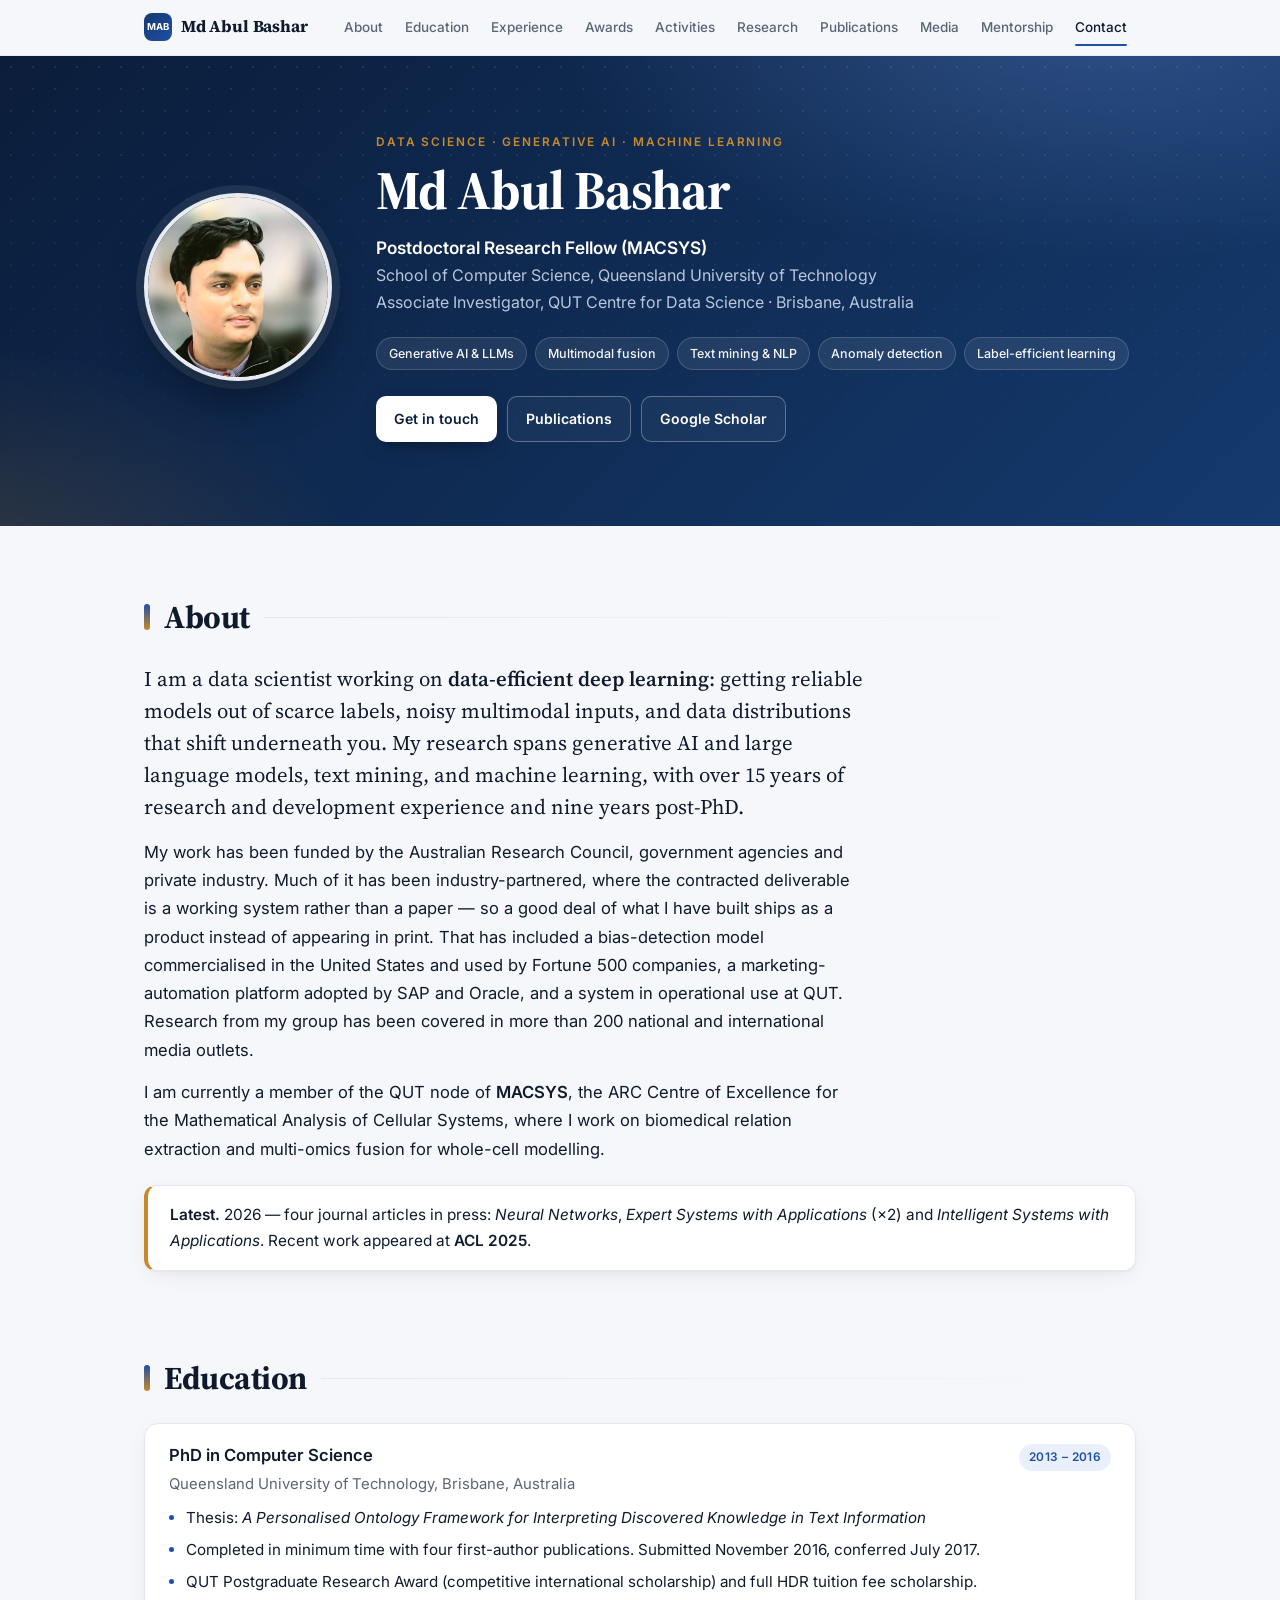
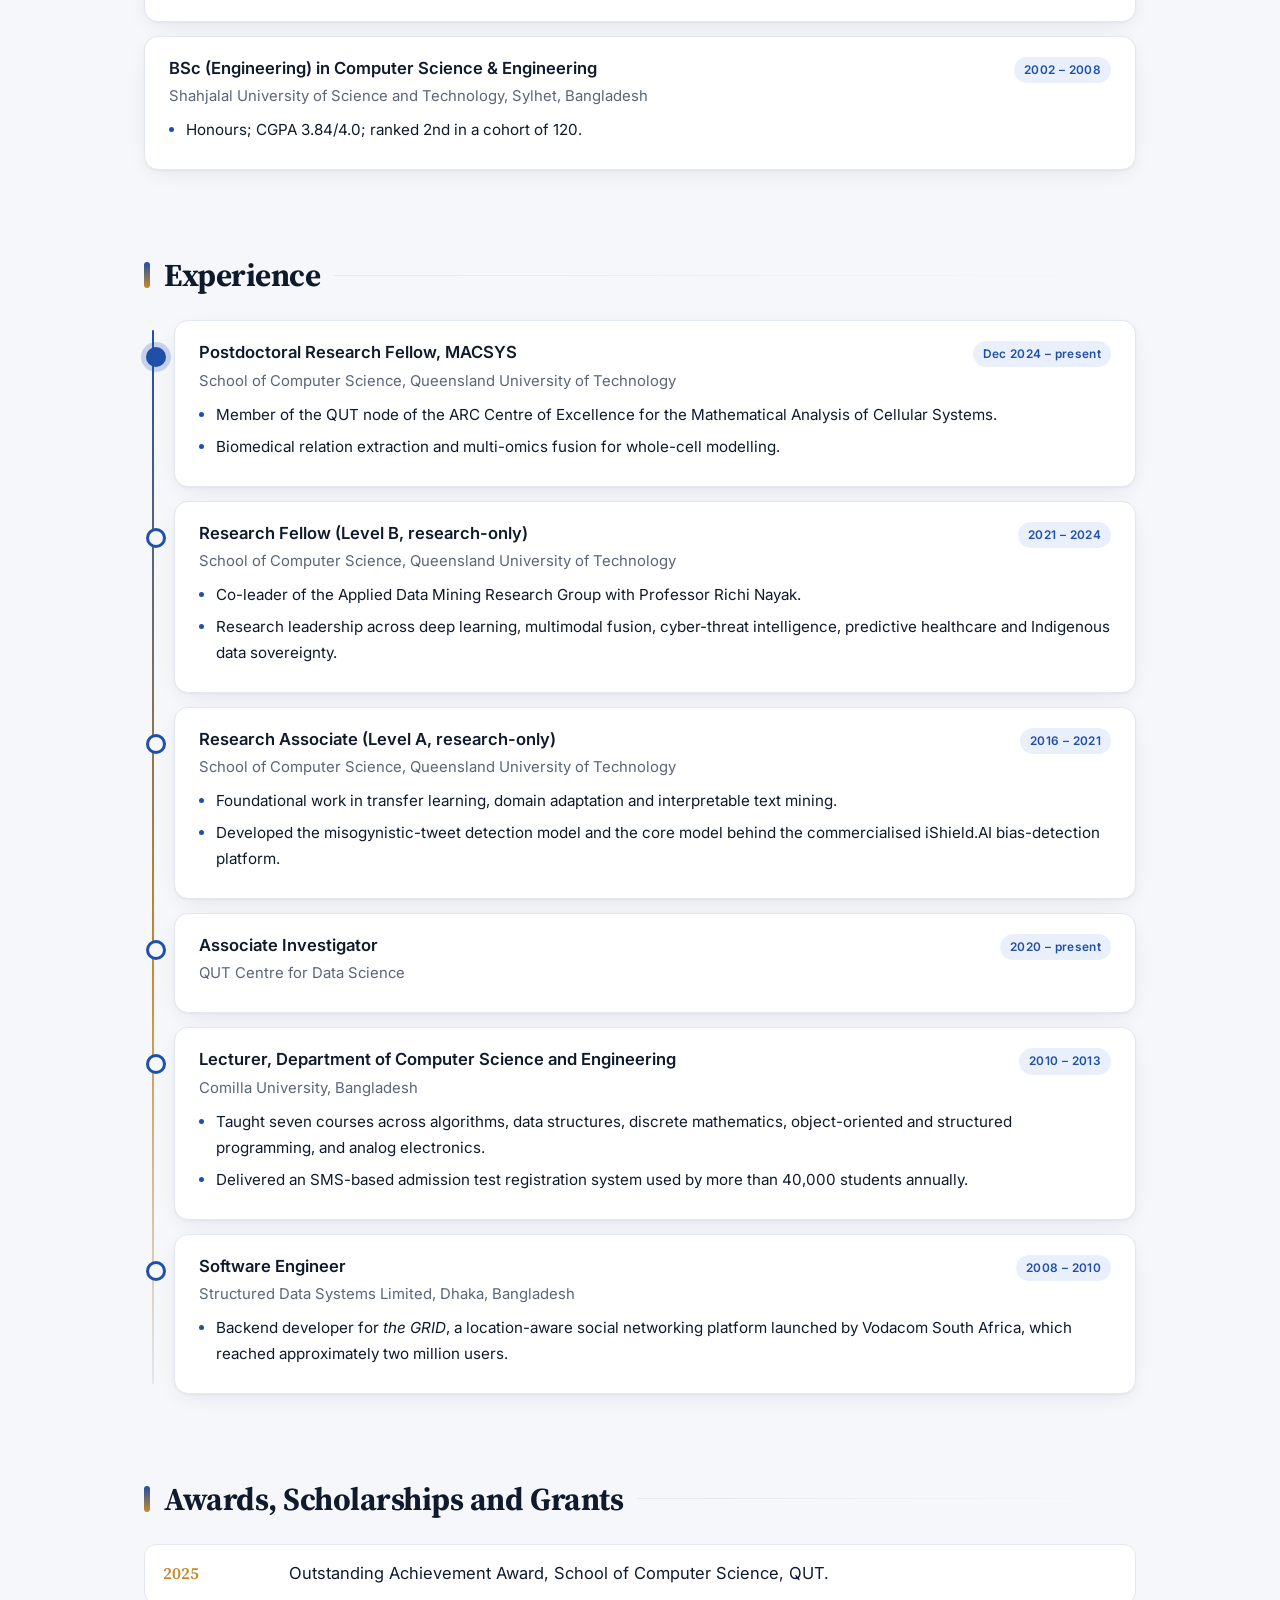
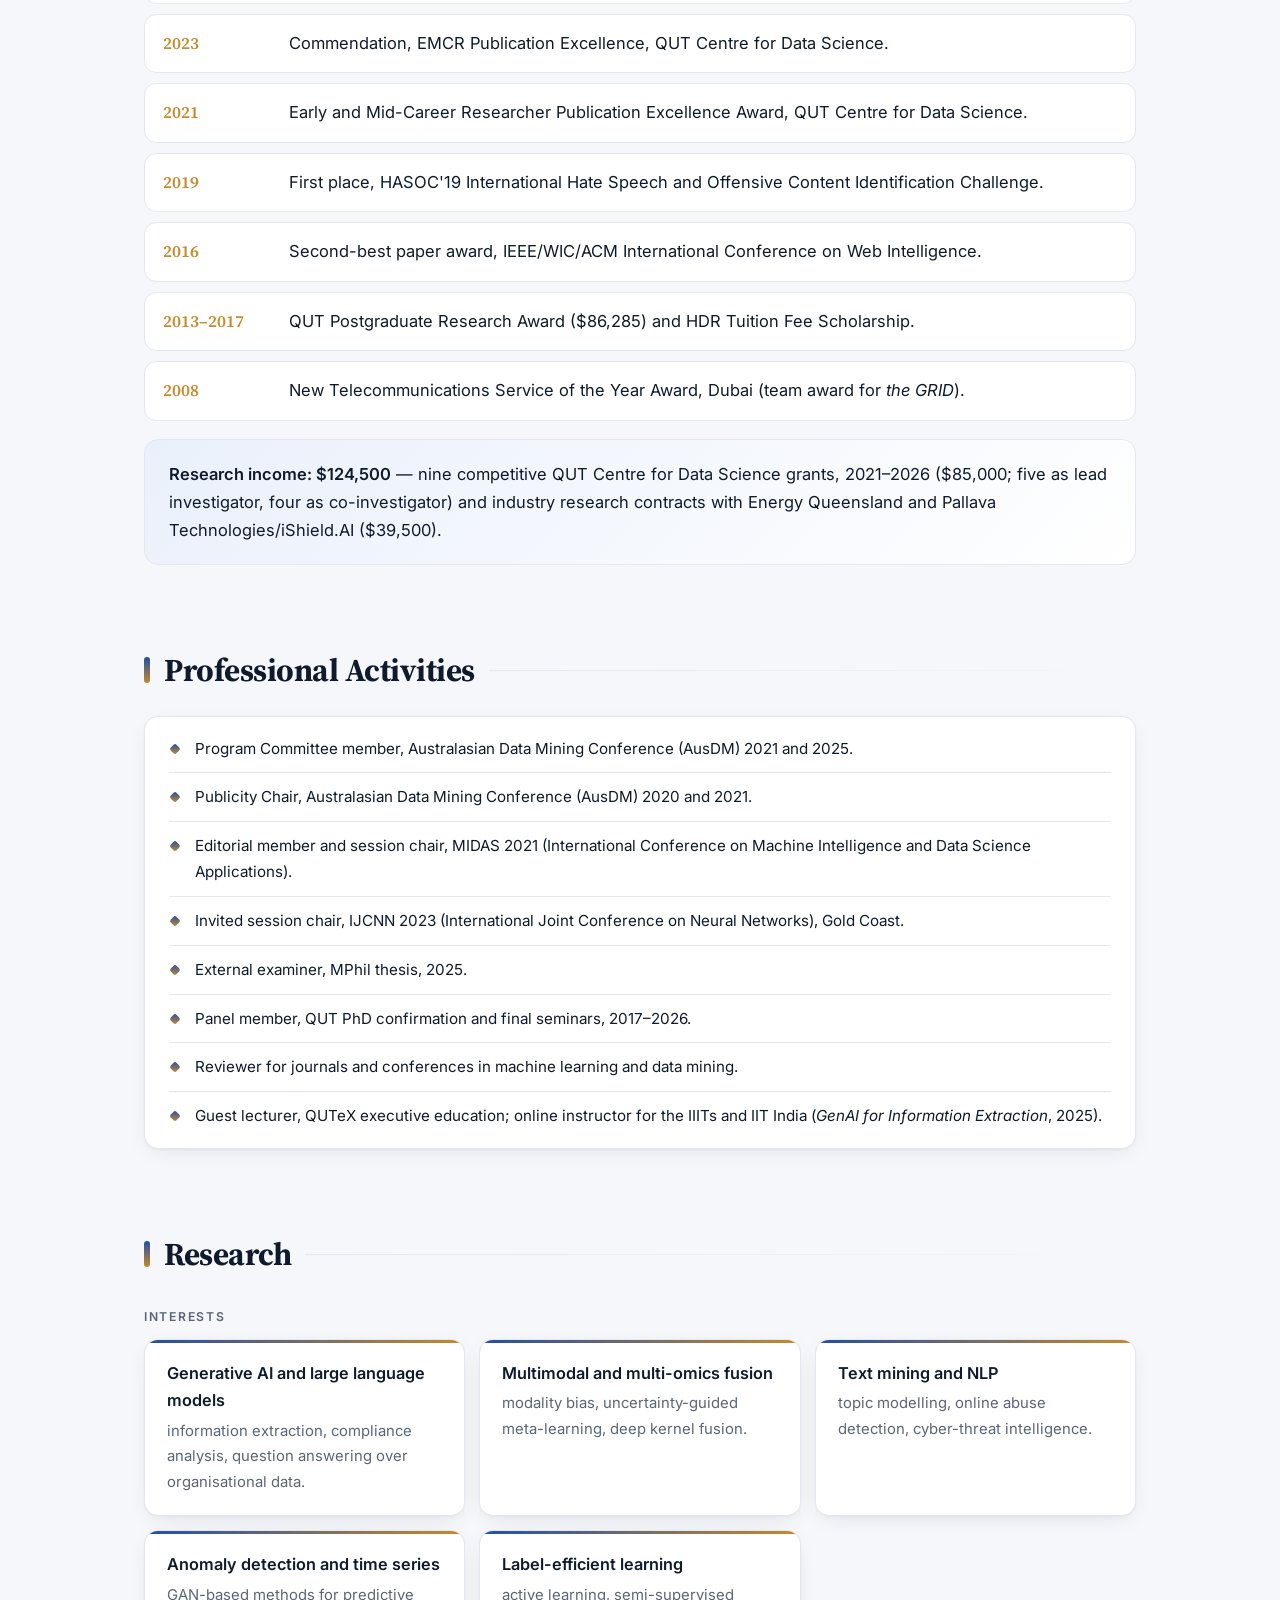
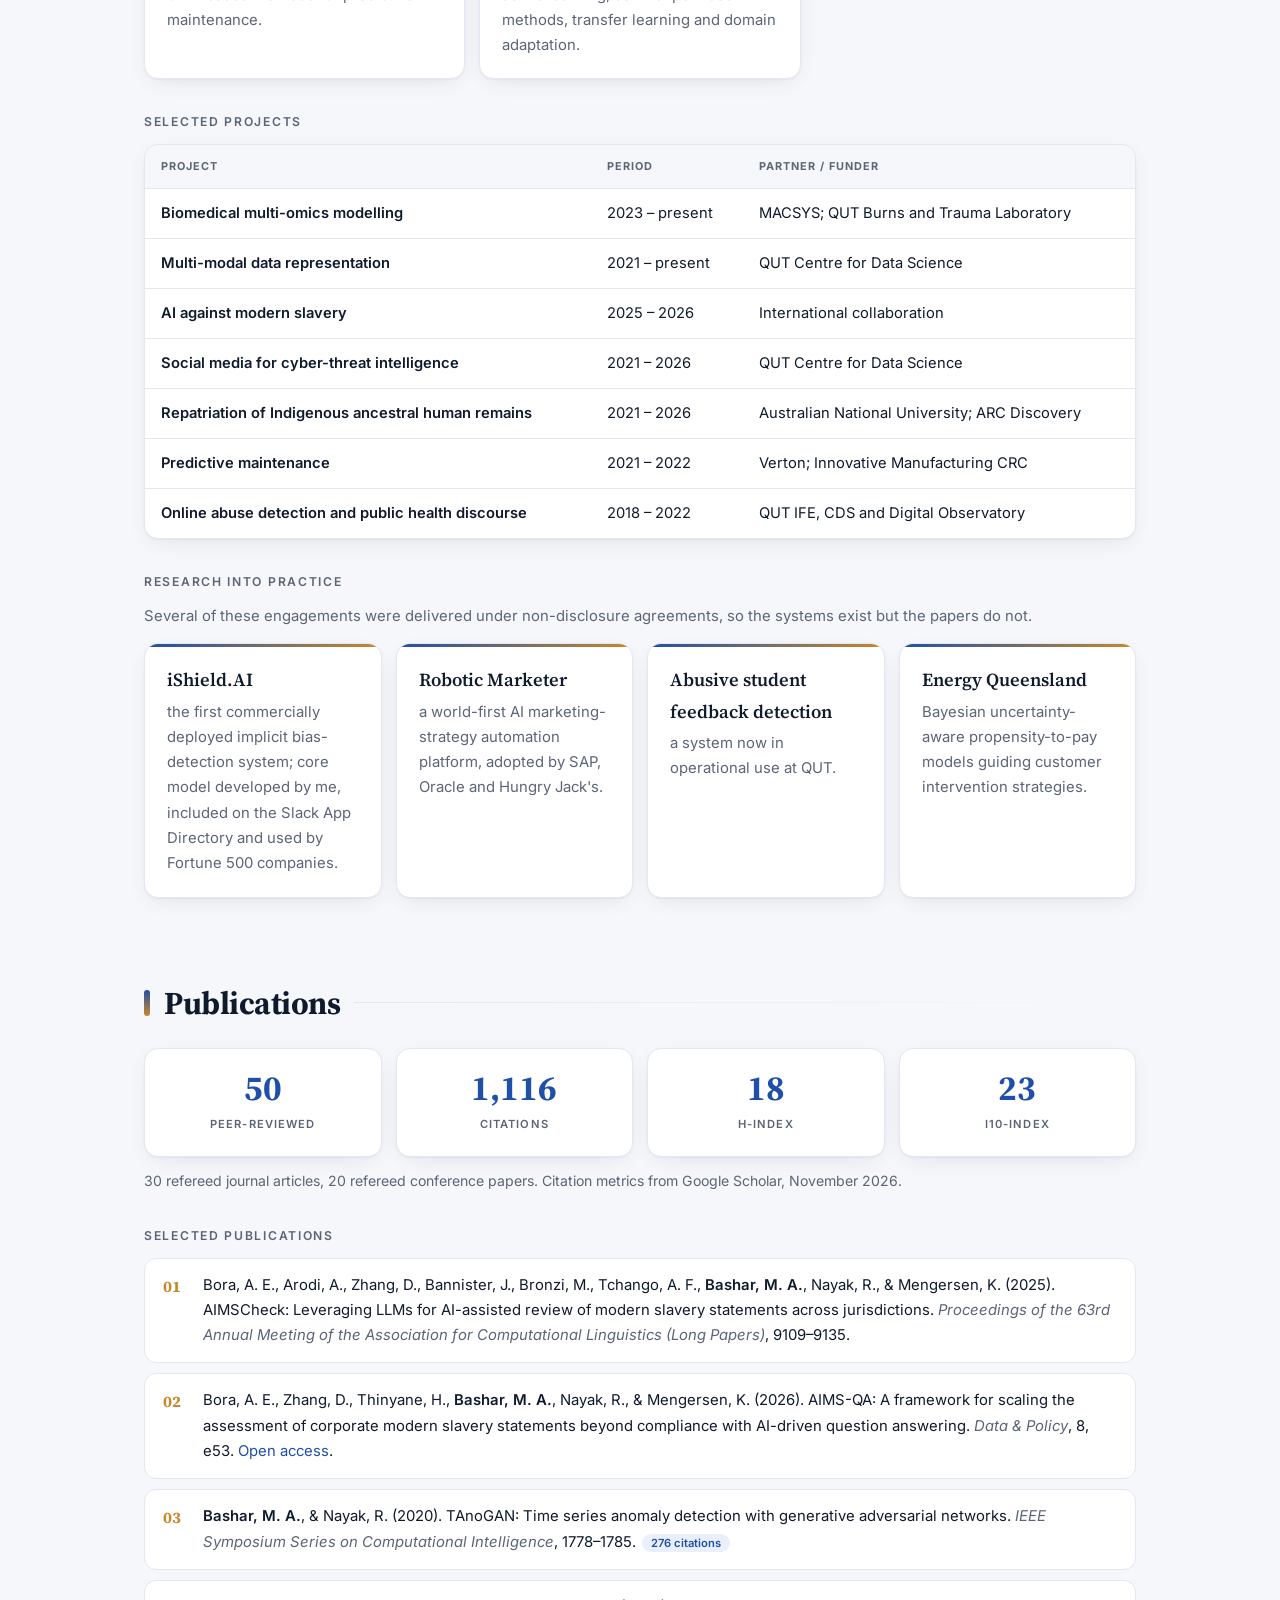
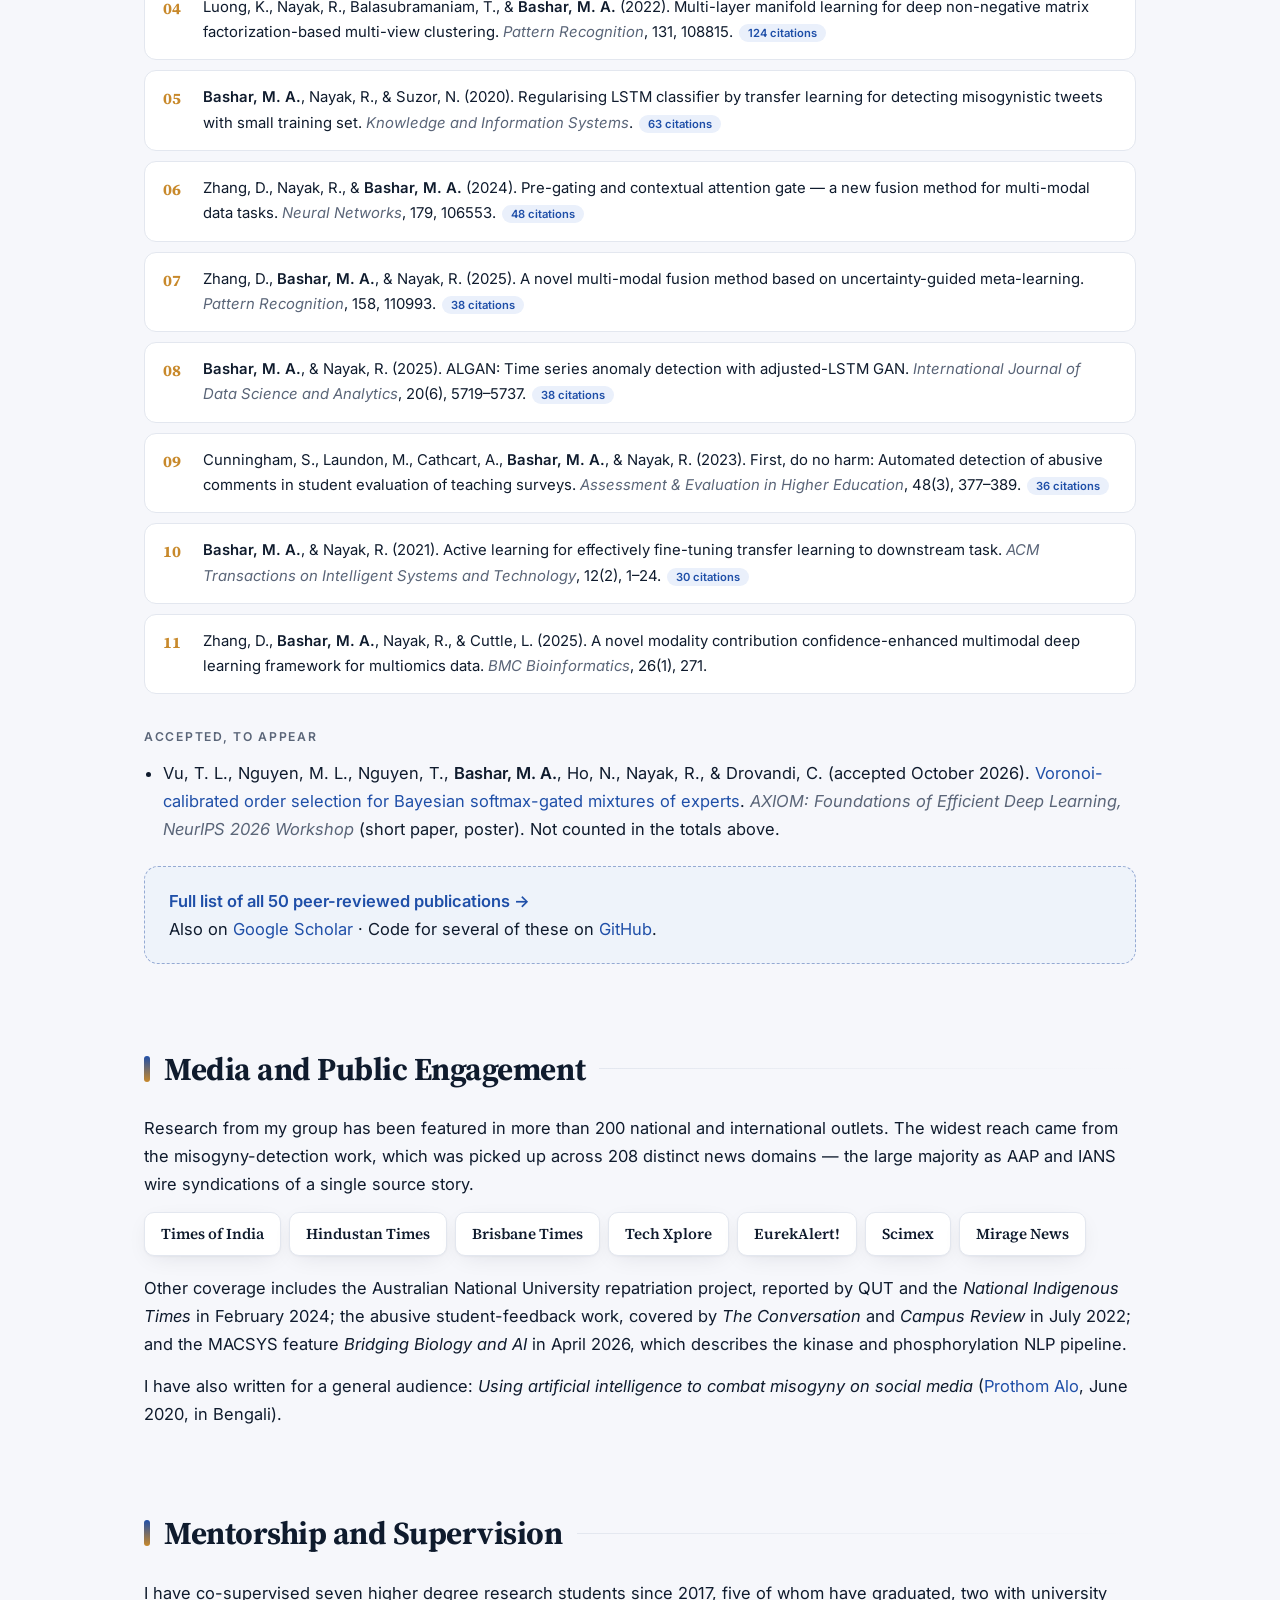
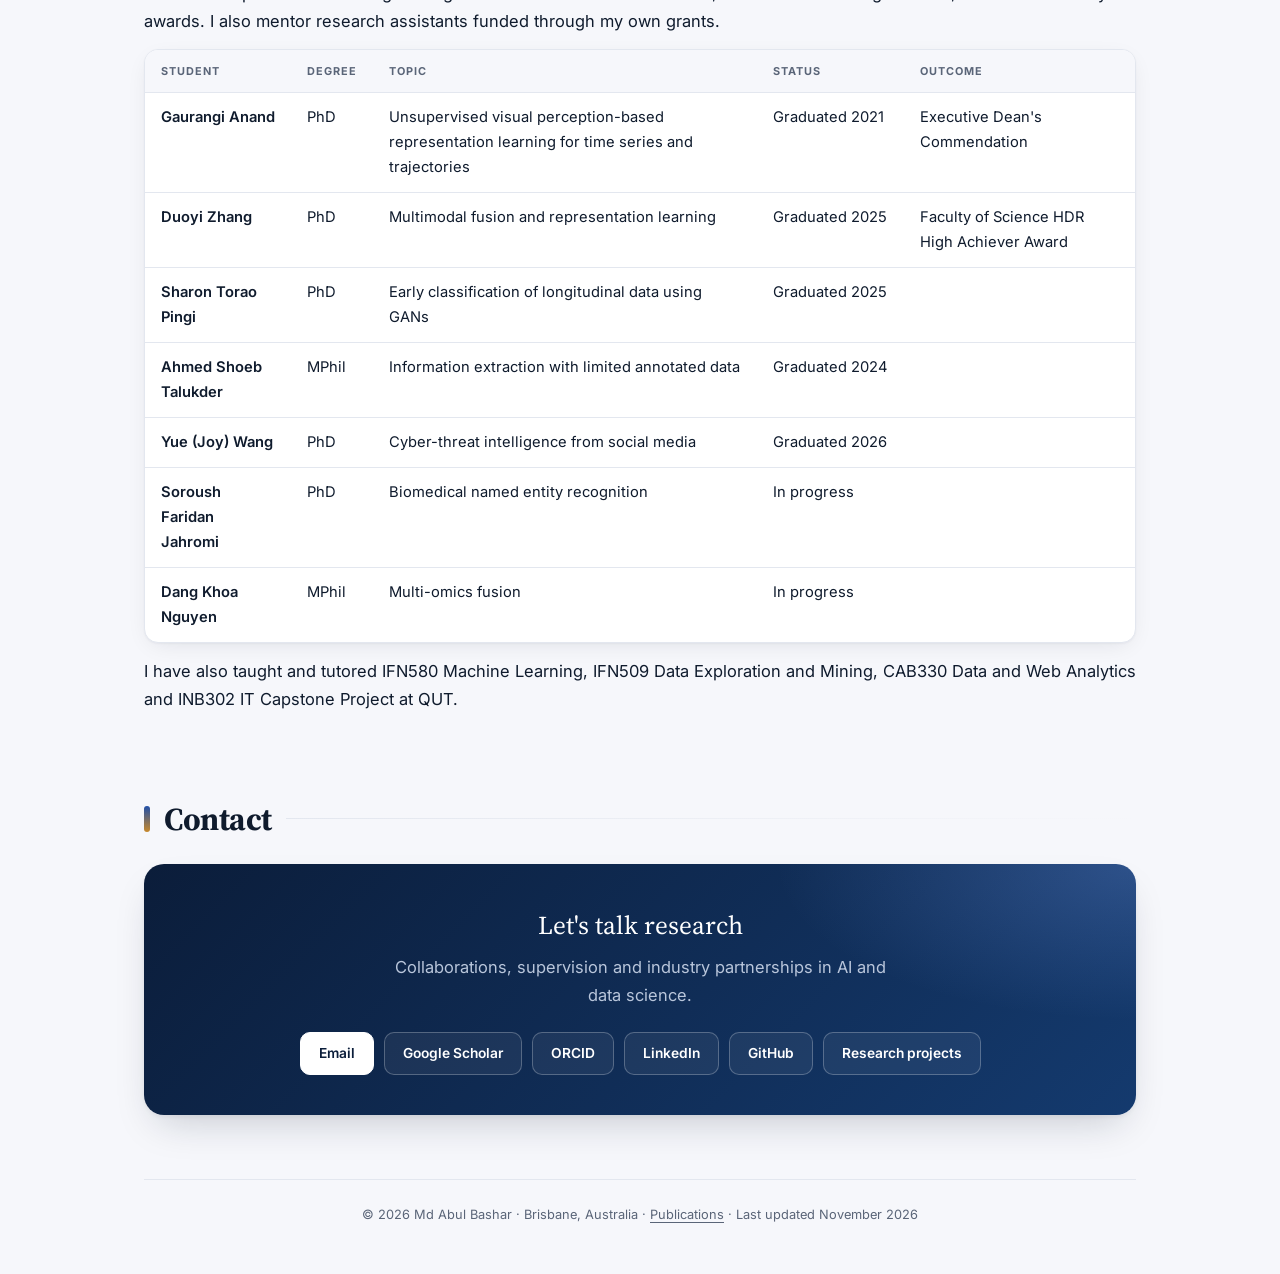
<file: index.html>
<!doctype html>
<html lang="en">
<head>
<meta charset="utf-8">
<meta name="viewport" content="width=device-width, initial-scale=1">
<title>Md Abul Bashar — Data Science Researcher, QUT</title>
<meta name="description" content="Md Abul Bashar, PhD — Postdoctoral Research Fellow (MACSYS), School of Computer Science, Queensland University of Technology. Generative AI, text mining and data-efficient machine learning.">
<link rel="icon" href="data:image/svg+xml,<svg xmlns='http://www.w3.org/2000/svg' viewBox='0 0 100 100'><text y='.9em' font-size='90'>📊</text></svg>">
<link rel="canonical" href="https://mdabashar.github.io/">
<meta name="author" content="Md Abul Bashar">
<meta property="og:type" content="profile">
<meta property="og:site_name" content="Md Abul Bashar">
<meta property="og:title" content="Md Abul Bashar — Data Science Researcher, QUT">
<meta property="og:description" content="Postdoctoral Research Fellow (MACSYS), School of Computer Science, Queensland University of Technology. Generative AI, text mining and data-efficient machine learning.">
<meta property="og:url" content="https://mdabashar.github.io/">
<meta property="og:image" content="https://mdabashar.github.io/photo.jpg">
<meta property="og:image:width" content="600">
<meta property="og:image:height" content="600">
<meta property="og:image:alt" content="Md Abul Bashar">
<meta name="twitter:card" content="summary">
<script type="application/ld+json">
{
  "@context": "https://schema.org",
  "@type": "Person",
  "name": "Md Abul Bashar",
  "givenName": "Md Abul",
  "familyName": "Bashar",
  "honorificPrefix": "Dr",
  "jobTitle": "Postdoctoral Research Fellow",
  "description": "Data scientist working on data-efficient deep learning, generative AI and large language models, text mining and multimodal fusion.",
  "url": "https://mdabashar.github.io/",
  "image": "https://mdabashar.github.io/photo.jpg",
  "email": "mailto:m1.bashar@qut.edu.au",
  "identifier": {
    "@type": "PropertyValue",
    "propertyID": "ORCID",
    "value": "https://orcid.org/0000-0003-1004-4085"
  },
  "affiliation": {
    "@type": "CollegeOrUniversity",
    "name": "Queensland University of Technology",
    "department": "School of Computer Science",
    "url": "https://www.qut.edu.au/"
  },
  "alumniOf": [
    {
      "@type": "CollegeOrUniversity",
      "name": "Queensland University of Technology",
      "url": "https://www.qut.edu.au/"
    },
    {
      "@type": "CollegeOrUniversity",
      "name": "Shahjalal University of Science and Technology"
    }
  ],
  "address": {
    "@type": "PostalAddress",
    "addressLocality": "Brisbane",
    "addressRegion": "QLD",
    "addressCountry": "AU"
  },
  "knowsAbout": [
    "Machine Learning",
    "Natural Language Processing",
    "Generative Artificial Intelligence",
    "Large Language Models",
    "Text Mining",
    "Multimodal Fusion",
    "Anomaly Detection",
    "Data Mining"
  ],
  "sameAs": [
    "https://orcid.org/0000-0003-1004-4085",
    "https://scholar.google.com/citations?user=agCLa4gAAAAJ&hl=en",
    "https://github.com/mdabashar",
    "https://www.linkedin.com/in/ma-bashar-3499491b/"
  ]
}
</script>
<link rel="preconnect" href="https://fonts.googleapis.com">
<link rel="preconnect" href="https://fonts.gstatic.com" crossorigin>
<link rel="stylesheet" href="https://fonts.googleapis.com/css2?family=Inter:wght@400;500;600;700&family=Source+Serif+4:opsz,wght@8..60,400;8..60,600;8..60,700&display=swap">
<link rel="stylesheet" href="style.css">
</head>
<body>

<nav>
  <div class="navin">
  <a class="brand" href="#top"><i>MAB</i><span>Md Abul Bashar</span></a>
  <ul>
    <li><a href="#about">About</a></li>
    <li><a href="#education">Education</a></li>
    <li><a href="#experience">Experience</a></li>
    <li><a href="#awards">Awards</a></li>
    <li><a href="#activities">Activities</a></li>
    <li><a href="#research">Research</a></li>
    <li><a href="#publications">Publications</a></li>
    <li><a href="#media">Media</a></li>
    <li><a href="#mentorship">Mentorship</a></li>
    <li><a href="#contact">Contact</a></li>
  </ul>
  </div>
</nav>

<header class="hero" id="top">
  <div class="hero-in">
    <!-- photo.jpg is a 600x600 square crop of the supplied headshot, generated
         2026-08-20. Self-hosted so the Open Graph preview does not depend on
         GitHub's avatar CDN. -->
    <img class="photo" src="photo.jpg" width="600" height="600"
         alt="Md Abul Bashar">
    <div class="headtext">
      <p class="eyebrow">Data Science · Generative AI · Machine Learning</p>
      <h1>Md Abul Bashar</h1>
      <p class="role">
        <strong>Postdoctoral Research Fellow (MACSYS)</strong><br>
        School of Computer Science, Queensland University of Technology<br>
        Associate Investigator, QUT Centre for Data Science · Brisbane, Australia
      </p>
      <ul class="chips">
        <li>Generative AI &amp; LLMs</li>
        <li>Multimodal fusion</li>
        <li>Text mining &amp; NLP</li>
        <li>Anomaly detection</li>
        <li>Label-efficient learning</li>
      </ul>
      <div class="cta">
        <a class="btn btn-primary" href="mailto:m1.bashar@qut.edu.au">Get in touch</a>
        <a class="btn btn-ghost" href="publications.html">Publications</a>
        <a class="btn btn-ghost" href="https://scholar.google.com/citations?user=agCLa4gAAAAJ&amp;hl=en">Google Scholar</a>
      </div>
    </div>
  </div>
</header>

<main>

  <section id="about">
    <h2>About</h2>
    <p>
      I am a data scientist working on <strong>data-efficient deep learning</strong>: getting reliable
      models out of scarce labels, noisy multimodal inputs, and data distributions that shift
      underneath you. My research spans generative AI and large language models, text mining, and
      machine learning, with over 15 years of research and development experience and nine years
      post-PhD.
    </p>
    <p>
      My work has been funded by the Australian Research Council, government agencies and private
      industry. Much of it has been industry-partnered, where the contracted deliverable is a working
      system rather than a paper — so a good deal of what I have built ships as a product instead of
      appearing in print. That has included a bias-detection model commercialised in the United States
      and used by Fortune 500 companies, a marketing-automation platform adopted by SAP and Oracle,
      and a system in operational use at QUT. Research from my group has been covered in more than 200
      national and international media outlets.
    </p>
    <p>
      I am currently a member of the QUT node of <strong>MACSYS</strong>, the ARC Centre of Excellence
      for the Mathematical Analysis of Cellular Systems, where I work on biomedical relation
      extraction and multi-omics fusion for whole-cell modelling.
    </p>
    <div class="note">
      <strong>Latest.</strong> 2026 — four journal articles in press: <em>Neural Networks</em>,
      <em>Expert Systems with Applications</em> (×2) and <em>Intelligent Systems with Applications</em>.
      Recent work appeared at <strong>ACL 2025</strong>.
    </div>
  </section>

  <section id="education">
    <h2>Education</h2>

    <div class="entry">
      <div class="entry-head">
        <h3>PhD in Computer Science</h3>
        <span class="when">2013 – 2016</span>
      </div>
      <p class="where">Queensland University of Technology, Brisbane, Australia</p>
      <ul>
        <li>Thesis: <em>A Personalised Ontology Framework for Interpreting Discovered Knowledge in Text Information</em></li>
        <li>Completed in minimum time with four first-author publications. Submitted November 2016, conferred July 2017.</li>
        <li>QUT Postgraduate Research Award (competitive international scholarship) and full HDR tuition fee scholarship.</li>
      </ul>
    </div>

    <div class="entry">
      <div class="entry-head">
        <h3>BSc (Engineering) in Computer Science &amp; Engineering</h3>
        <span class="when">2002 – 2008</span>
      </div>
      <p class="where">Shahjalal University of Science and Technology, Sylhet, Bangladesh</p>
      <ul>
        <li>Honours; CGPA 3.84/4.0; ranked 2nd in a cohort of 120.</li>
      </ul>
    </div>
  </section>

  <section id="experience">
    <h2>Experience</h2>
    <div class="timeline">

    <div class="entry now">
      <div class="entry-head">
        <h3>Postdoctoral Research Fellow, MACSYS</h3>
        <span class="when">Dec 2024 – present</span>
      </div>
      <p class="where">School of Computer Science, Queensland University of Technology</p>
      <ul>
        <li>Member of the QUT node of the ARC Centre of Excellence for the Mathematical Analysis of Cellular Systems.</li>
        <li>Biomedical relation extraction and multi-omics fusion for whole-cell modelling.</li>
      </ul>
    </div>

    <div class="entry">
      <div class="entry-head">
        <h3>Research Fellow (Level B, research-only)</h3>
        <span class="when">2021 – 2024</span>
      </div>
      <p class="where">School of Computer Science, Queensland University of Technology</p>
      <ul>
        <li>Co-leader of the Applied Data Mining Research Group with Professor Richi Nayak.</li>
        <li>Research leadership across deep learning, multimodal fusion, cyber-threat intelligence, predictive healthcare and Indigenous data sovereignty.</li>
      </ul>
    </div>

    <div class="entry">
      <div class="entry-head">
        <h3>Research Associate (Level A, research-only)</h3>
        <span class="when">2016 – 2021</span>
      </div>
      <p class="where">School of Computer Science, Queensland University of Technology</p>
      <ul>
        <li>Foundational work in transfer learning, domain adaptation and interpretable text mining.</li>
        <li>Developed the misogynistic-tweet detection model and the core model behind the commercialised iShield.AI bias-detection platform.</li>
      </ul>
    </div>

    <div class="entry">
      <div class="entry-head">
        <h3>Associate Investigator</h3>
        <span class="when">2020 – present</span>
      </div>
      <p class="where">QUT Centre for Data Science</p>
    </div>

    <div class="entry">
      <div class="entry-head">
        <h3>Lecturer, Department of Computer Science and Engineering</h3>
        <span class="when">2010 – 2013</span>
      </div>
      <p class="where">Comilla University, Bangladesh</p>
      <ul>
        <li>Taught seven courses across algorithms, data structures, discrete mathematics, object-oriented and structured programming, and analog electronics.</li>
        <li>Delivered an SMS-based admission test registration system used by more than 40,000 students annually.</li>
      </ul>
    </div>

    <div class="entry">
      <div class="entry-head">
        <h3>Software Engineer</h3>
        <span class="when">2008 – 2010</span>
      </div>
      <p class="where">Structured Data Systems Limited, Dhaka, Bangladesh</p>
      <ul>
        <li>Backend developer for <em>the GRID</em>, a location-aware social networking platform launched by Vodacom South Africa, which reached approximately two million users.</li>
      </ul>
    </div>
    </div>
  </section>

  <section id="awards">
    <h2>Awards, Scholarships and Grants</h2>
    <ul class="awards">
      <li><strong>2025</strong><span>Outstanding Achievement Award, School of Computer Science, QUT.</span></li>
      <li><strong>2023</strong><span>Commendation, EMCR Publication Excellence, QUT Centre for Data Science.</span></li>
      <li><strong>2021</strong><span>Early and Mid-Career Researcher Publication Excellence Award, QUT Centre for Data Science.</span></li>
      <li><strong>2019</strong><span>First place, HASOC'19 International Hate Speech and Offensive Content Identification Challenge.</span></li>
      <li><strong>2016</strong><span>Second-best paper award, IEEE/WIC/ACM International Conference on Web Intelligence.</span></li>
      <li><strong>2013–2017</strong><span>QUT Postgraduate Research Award ($86,285) and HDR Tuition Fee Scholarship.</span></li>
      <li><strong>2008</strong><span>New Telecommunications Service of the Year Award, Dubai (team award for <em>the GRID</em>).</span></li>
    </ul>
    <p class="income">
      <strong>Research income: $124,500</strong> — nine competitive QUT Centre for Data Science
      grants, 2021–2026 ($85,000; five as lead investigator, four as co-investigator) and industry research contracts with Energy Queensland and
      Pallava Technologies/iShield.AI ($39,500).
    </p>
  </section>

  <section id="activities">
    <h2>Professional Activities</h2>
    <ul>
      <li>Program Committee member, Australasian Data Mining Conference (AusDM) 2021 and 2025.</li>
      <li>Publicity Chair, Australasian Data Mining Conference (AusDM) 2020 and 2021.</li>
      <li>Editorial member and session chair, MIDAS 2021 (International Conference on Machine Intelligence and Data Science Applications).</li>
      <li>Invited session chair, IJCNN 2023 (International Joint Conference on Neural Networks), Gold Coast.</li>
      <li>External examiner, MPhil thesis, 2025.</li>
      <li>Panel member, QUT PhD confirmation and final seminars, 2017–2026.</li>
      <li>Reviewer for journals and conferences in machine learning and data mining.</li>
      <li>Guest lecturer, QUTeX executive education; online instructor for the IIITs and IIT India (<em>GenAI for Information Extraction</em>, 2025).</li>
    </ul>
  </section>

  <section id="research">
    <h2>Research</h2>

    <h3>Interests</h3>
    <ul class="cards">
      <li><strong>Generative AI and large language models</strong> information extraction, compliance analysis, question answering over organisational data.</li>
      <li><strong>Multimodal and multi-omics fusion</strong> modality bias, uncertainty-guided meta-learning, deep kernel fusion.</li>
      <li><strong>Text mining and NLP</strong> topic modelling, online abuse detection, cyber-threat intelligence.</li>
      <li><strong>Anomaly detection and time series</strong> GAN-based methods for predictive maintenance.</li>
      <li><strong>Label-efficient learning</strong> active learning, semi-supervised methods, transfer learning and domain adaptation.</li>
    </ul>

    <h3>Selected projects</h3>
    <div class="tablewrap">
      <table>
        <thead>
          <tr><th>Project</th><th>Period</th><th>Partner / funder</th></tr>
        </thead>
        <tbody>
          <tr><td>Biomedical multi-omics modelling</td><td>2023 – present</td><td>MACSYS; QUT Burns and Trauma Laboratory</td></tr>
          <tr><td>Multi-modal data representation</td><td>2021 – present</td><td>QUT Centre for Data Science</td></tr>
          <tr><td>AI against modern slavery</td><td>2025 – 2026</td><td>International collaboration</td></tr>
          <tr><td>Social media for cyber-threat intelligence</td><td>2021 – 2026</td><td>QUT Centre for Data Science</td></tr>
          <tr><td>Repatriation of Indigenous ancestral human remains</td><td>2021 – 2026</td><td>Australian National University; ARC Discovery</td></tr>
          <tr><td>Predictive maintenance</td><td>2021 – 2022</td><td>Verton; Innovative Manufacturing CRC</td></tr>
          <tr><td>Online abuse detection and public health discourse</td><td>2018 – 2022</td><td>QUT IFE, CDS and Digital Observatory</td></tr>
        </tbody>
      </table>
    </div>

    <h3>Research into practice</h3>
    <p style="font-size:.93rem;color:var(--muted)">
      Several of these engagements were delivered under non-disclosure agreements, so the systems
      exist but the papers do not.
    </p>
    <ul class="cards impact">
      <li><strong>iShield.AI</strong> the first commercially deployed implicit bias-detection system; core model developed by me, included on the Slack App Directory and used by Fortune 500 companies.</li>
      <li><strong>Robotic Marketer</strong> a world-first AI marketing-strategy automation platform, adopted by SAP, Oracle and Hungry Jack's.</li>
      <li><strong>Abusive student feedback detection</strong> a system now in operational use at QUT.</li>
      <li><strong>Energy Queensland</strong> Bayesian uncertainty-aware propensity-to-pay models guiding customer intervention strategies.</li>
    </ul>
  </section>

  <section id="publications">
    <h2>Publications</h2>

    <div class="metrics">
      <div class="metric"><b>50</b><span>Peer-reviewed</span></div>
      <div class="metric"><b>1,116</b><span>Citations</span></div>
      <div class="metric"><b>18</b><span>h-index</span></div>
      <div class="metric"><b>23</b><span>i10-index</span></div>
    </div>
    <p style="font-size:.88rem;color:var(--muted);margin-top:-6px">
      30 refereed journal articles, 20 refereed conference papers. Citation metrics from Google
      Scholar, November 2026.
    </p>

    <h3>Selected publications</h3>
    <ol class="pubs">
      <li>Bora, A. E., Arodi, A., Zhang, D., Bannister, J., Bronzi, M., Tchango, A. F., <strong>Bashar, M. A.</strong>, Nayak, R., &amp; Mengersen, K. (2025). AIMSCheck: Leveraging LLMs for AI-assisted review of modern slavery statements across jurisdictions. <span class="venue">Proceedings of the 63rd Annual Meeting of the Association for Computational Linguistics (Long Papers)</span>, 9109–9135.</li>
      <li>Bora, A. E., Zhang, D., Thinyane, H., <strong>Bashar, M. A.</strong>, Nayak, R., &amp; Mengersen, K. (2026). AIMS-QA: A framework for scaling the assessment of corporate modern slavery statements beyond compliance with AI-driven question answering. <span class="venue">Data &amp; Policy</span>, 8, e53. <a href="https://doi.org/10.1017/dap.2026.10101">Open access</a>.</li>
      <li><strong>Bashar, M. A.</strong>, &amp; Nayak, R. (2020). TAnoGAN: Time series anomaly detection with generative adversarial networks. <span class="venue">IEEE Symposium Series on Computational Intelligence</span>, 1778–1785.<span class="cited">276 citations</span></li>
      <li>Luong, K., Nayak, R., Balasubramaniam, T., &amp; <strong>Bashar, M. A.</strong> (2022). Multi-layer manifold learning for deep non-negative matrix factorization-based multi-view clustering. <span class="venue">Pattern Recognition</span>, 131, 108815.<span class="cited">124 citations</span></li>
      <li><strong>Bashar, M. A.</strong>, Nayak, R., &amp; Suzor, N. (2020). Regularising LSTM classifier by transfer learning for detecting misogynistic tweets with small training set. <span class="venue">Knowledge and Information Systems</span>.<span class="cited">63 citations</span></li>
      <li>Zhang, D., Nayak, R., &amp; <strong>Bashar, M. A.</strong> (2024). Pre-gating and contextual attention gate — a new fusion method for multi-modal data tasks. <span class="venue">Neural Networks</span>, 179, 106553.<span class="cited">48 citations</span></li>
      <li>Zhang, D., <strong>Bashar, M. A.</strong>, &amp; Nayak, R. (2025). A novel multi-modal fusion method based on uncertainty-guided meta-learning. <span class="venue">Pattern Recognition</span>, 158, 110993.<span class="cited">38 citations</span></li>
      <li><strong>Bashar, M. A.</strong>, &amp; Nayak, R. (2025). ALGAN: Time series anomaly detection with adjusted-LSTM GAN. <span class="venue">International Journal of Data Science and Analytics</span>, 20(6), 5719–5737.<span class="cited">38 citations</span></li>
      <li>Cunningham, S., Laundon, M., Cathcart, A., <strong>Bashar, M. A.</strong>, &amp; Nayak, R. (2023). First, do no harm: Automated detection of abusive comments in student evaluation of teaching surveys. <span class="venue">Assessment &amp; Evaluation in Higher Education</span>, 48(3), 377–389.<span class="cited">36 citations</span></li>
      <li><strong>Bashar, M. A.</strong>, &amp; Nayak, R. (2021). Active learning for effectively fine-tuning transfer learning to downstream task. <span class="venue">ACM Transactions on Intelligent Systems and Technology</span>, 12(2), 1–24.<span class="cited">30 citations</span></li>
      <li>Zhang, D., <strong>Bashar, M. A.</strong>, Nayak, R., &amp; Cuttle, L. (2025). A novel modality contribution confidence-enhanced multimodal deep learning framework for multiomics data. <span class="venue">BMC Bioinformatics</span>, 26(1), 271.</li>
    </ol>

    <h3>Accepted, to appear</h3>
    <ul>
      <li>Vu, T. L., Nguyen, M. L., Nguyen, T., <strong>Bashar, M. A.</strong>, Ho, N., Nayak, R., &amp; Drovandi, C. (accepted October 2026). <a href="https://openreview.net/forum?id=moGyCpsG7g">Voronoi-calibrated order selection for Bayesian softmax-gated mixtures of experts</a>. <span class="venue">AXIOM: Foundations of Efficient Deep Learning, NeurIPS 2026 Workshop</span> (short paper, poster). Not counted in the totals above.</li>
    </ul>

    <p class="more">
      <a href="publications.html"><strong>Full list of all 50 peer-reviewed publications →</strong></a><br>
      Also on <a href="https://scholar.google.com/citations?user=agCLa4gAAAAJ&amp;hl=en">Google Scholar</a>
      · Code for several of these on <a href="https://github.com/mdabashar">GitHub</a>.
    </p>
  </section>

  <section id="media">
    <h2>Media and Public Engagement</h2>
    <p>
      Research from my group has been featured in more than 200 national and international
      outlets. The widest reach came from the misogyny-detection work, which was picked up
      across 208 distinct news domains — the large majority as AAP and IANS wire syndications
      of a single source story.
    </p>
    <ul class="outlets">
      <li>Times of India</li>
      <li>Hindustan Times</li>
      <li>Brisbane Times</li>
      <li>Tech Xplore</li>
      <li>EurekAlert!</li>
      <li>Scimex</li>
      <li>Mirage News</li>
    </ul>
    <p>
      Other coverage includes the Australian National University repatriation project, reported by
      QUT and the <em>National Indigenous Times</em> in February 2024; the abusive student-feedback
      work, covered by <em>The Conversation</em> and <em>Campus Review</em> in July 2022; and the
      MACSYS feature <em>Bridging Biology and AI</em> in April 2026, which describes the kinase and
      phosphorylation NLP pipeline.
    </p>
    <p>
      I have also written for a general audience: <em>Using artificial intelligence to combat
      misogyny on social media</em> (<a href="https://www.prothomalo.com/">Prothom Alo</a>, June
      2020, in Bengali).
    </p>
  </section>

  <section id="mentorship">
    <h2>Mentorship and Supervision</h2>
    <p>
      I have co-supervised seven higher degree research students since 2017, five of whom have
      graduated, two with university awards. I also mentor research assistants funded through my own
      grants.
    </p>
    <div class="tablewrap">
      <table>
        <thead>
          <tr><th>Student</th><th>Degree</th><th>Topic</th><th>Status</th><th>Outcome</th></tr>
        </thead>
        <tbody>
          <tr><td>Gaurangi Anand</td><td>PhD</td><td>Unsupervised visual perception-based representation learning for time series and trajectories</td><td>Graduated 2021</td><td>Executive Dean's Commendation</td></tr>
          <tr><td>Duoyi Zhang</td><td>PhD</td><td>Multimodal fusion and representation learning</td><td>Graduated 2025</td><td>Faculty of Science HDR High Achiever Award</td></tr>
          <tr><td>Sharon Torao Pingi</td><td>PhD</td><td>Early classification of longitudinal data using GANs</td><td>Graduated 2025</td><td></td></tr>
          <tr><td>Ahmed Shoeb Talukder</td><td>MPhil</td><td>Information extraction with limited annotated data</td><td>Graduated 2024</td><td></td></tr>
          <tr><td>Yue (Joy) Wang</td><td>PhD</td><td>Cyber-threat intelligence from social media</td><td>Graduated 2026</td><td></td></tr>
          <tr><td>Soroush Faridan Jahromi</td><td>PhD</td><td>Biomedical named entity recognition</td><td>In progress</td><td></td></tr>
          <tr><td>Dang Khoa Nguyen</td><td>MPhil</td><td>Multi-omics fusion</td><td>In progress</td><td></td></tr>
        </tbody>
      </table>
    </div>
    <p>
      I have also taught and tutored IFN580 Machine Learning, IFN509 Data Exploration and Mining,
      CAB330 Data and Web Analytics and INB302 IT Capstone Project at QUT.
    </p>
  </section>

  <section id="contact">
    <h2>Contact</h2>
    <div class="contact-panel">
    <p class="big">Let's talk research</p>
    <p>Collaborations, supervision and industry partnerships in AI and data science.</p>
    <ul class="contact">
      <li><a href="mailto:m1.bashar@qut.edu.au">Email</a></li>
      <li><a href="https://scholar.google.com/citations?user=agCLa4gAAAAJ&amp;hl=en">Google Scholar</a></li>
      <li><a href="https://orcid.org/0000-0003-1004-4085">ORCID</a></li>
      <li><a href="https://www.linkedin.com/in/ma-bashar-3499491b/">LinkedIn</a></li>
      <li><a href="https://github.com/mdabashar">GitHub</a></li>
      <li><a href="http://basharcse.blogspot.com/p/research-projects.html">Research projects</a></li>
    </ul>
    </div>
  </section>

  <footer>
    © 2026 Md Abul Bashar · Brisbane, Australia ·
    <a href="publications.html">Publications</a> · Last updated November 2026
  </footer>

</main>
<script>
/* progressive enhancement: content is fully visible without JS */
(function(){
  var d=document.documentElement; d.classList.add('js');
  var secs=[].slice.call(document.querySelectorAll('main section'));
  var links={}; [].forEach.call(document.querySelectorAll('nav ul a[href^="#"]'),function(a){links[a.getAttribute('href').slice(1)]=a});
  if(!('IntersectionObserver' in window)){d.classList.remove('js');return}
  var rv=new IntersectionObserver(function(es){es.forEach(function(e){if(e.isIntersecting){e.target.classList.add('in');rv.unobserve(e.target)}})},{rootMargin:'0px 0px -8% 0px'});
  secs.forEach(function(s){s.classList.add('reveal');rv.observe(s)});
  var nv=new IntersectionObserver(function(es){es.forEach(function(e){if(e.isIntersecting){for(var k in links)links[k].classList.toggle('here',k===e.target.id)}})},{rootMargin:'-45% 0px -50% 0px'});
  secs.forEach(function(s){nv.observe(s)});
})();
</script>
</body>
</html>
</file>
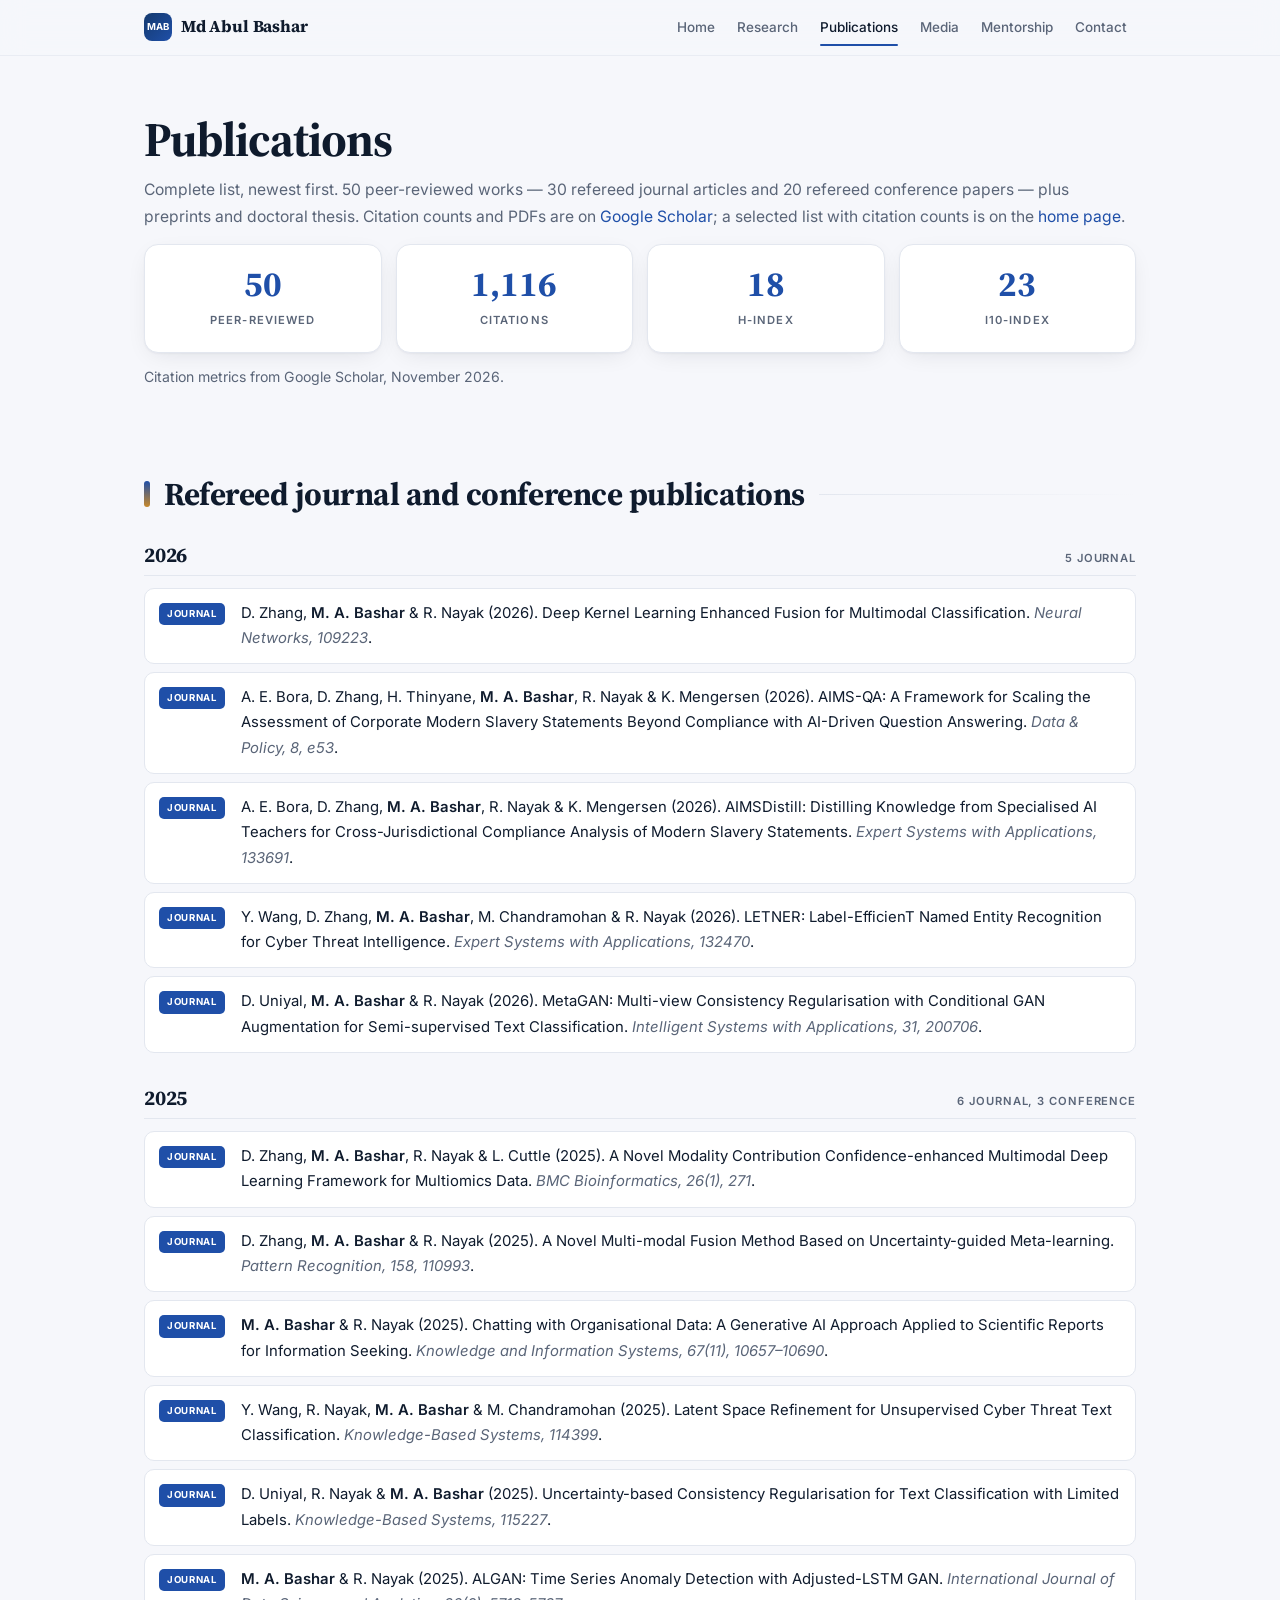
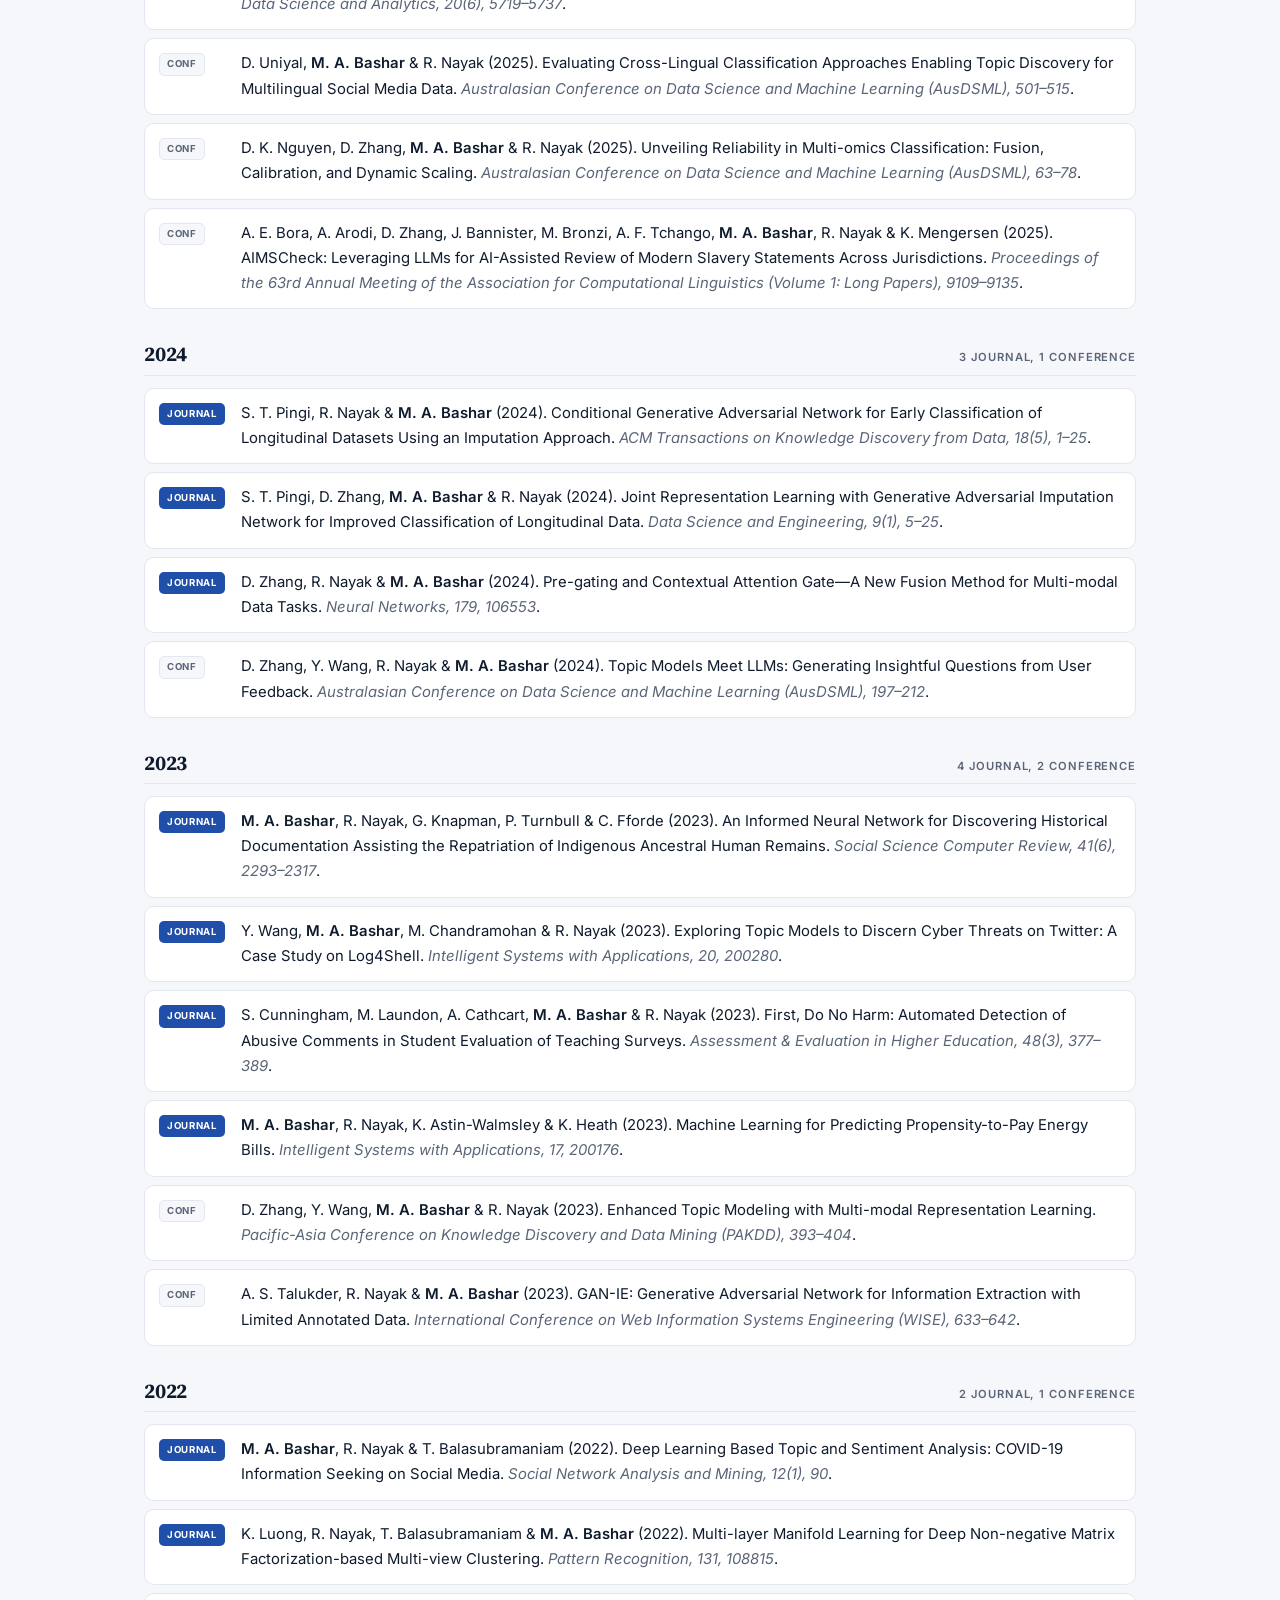
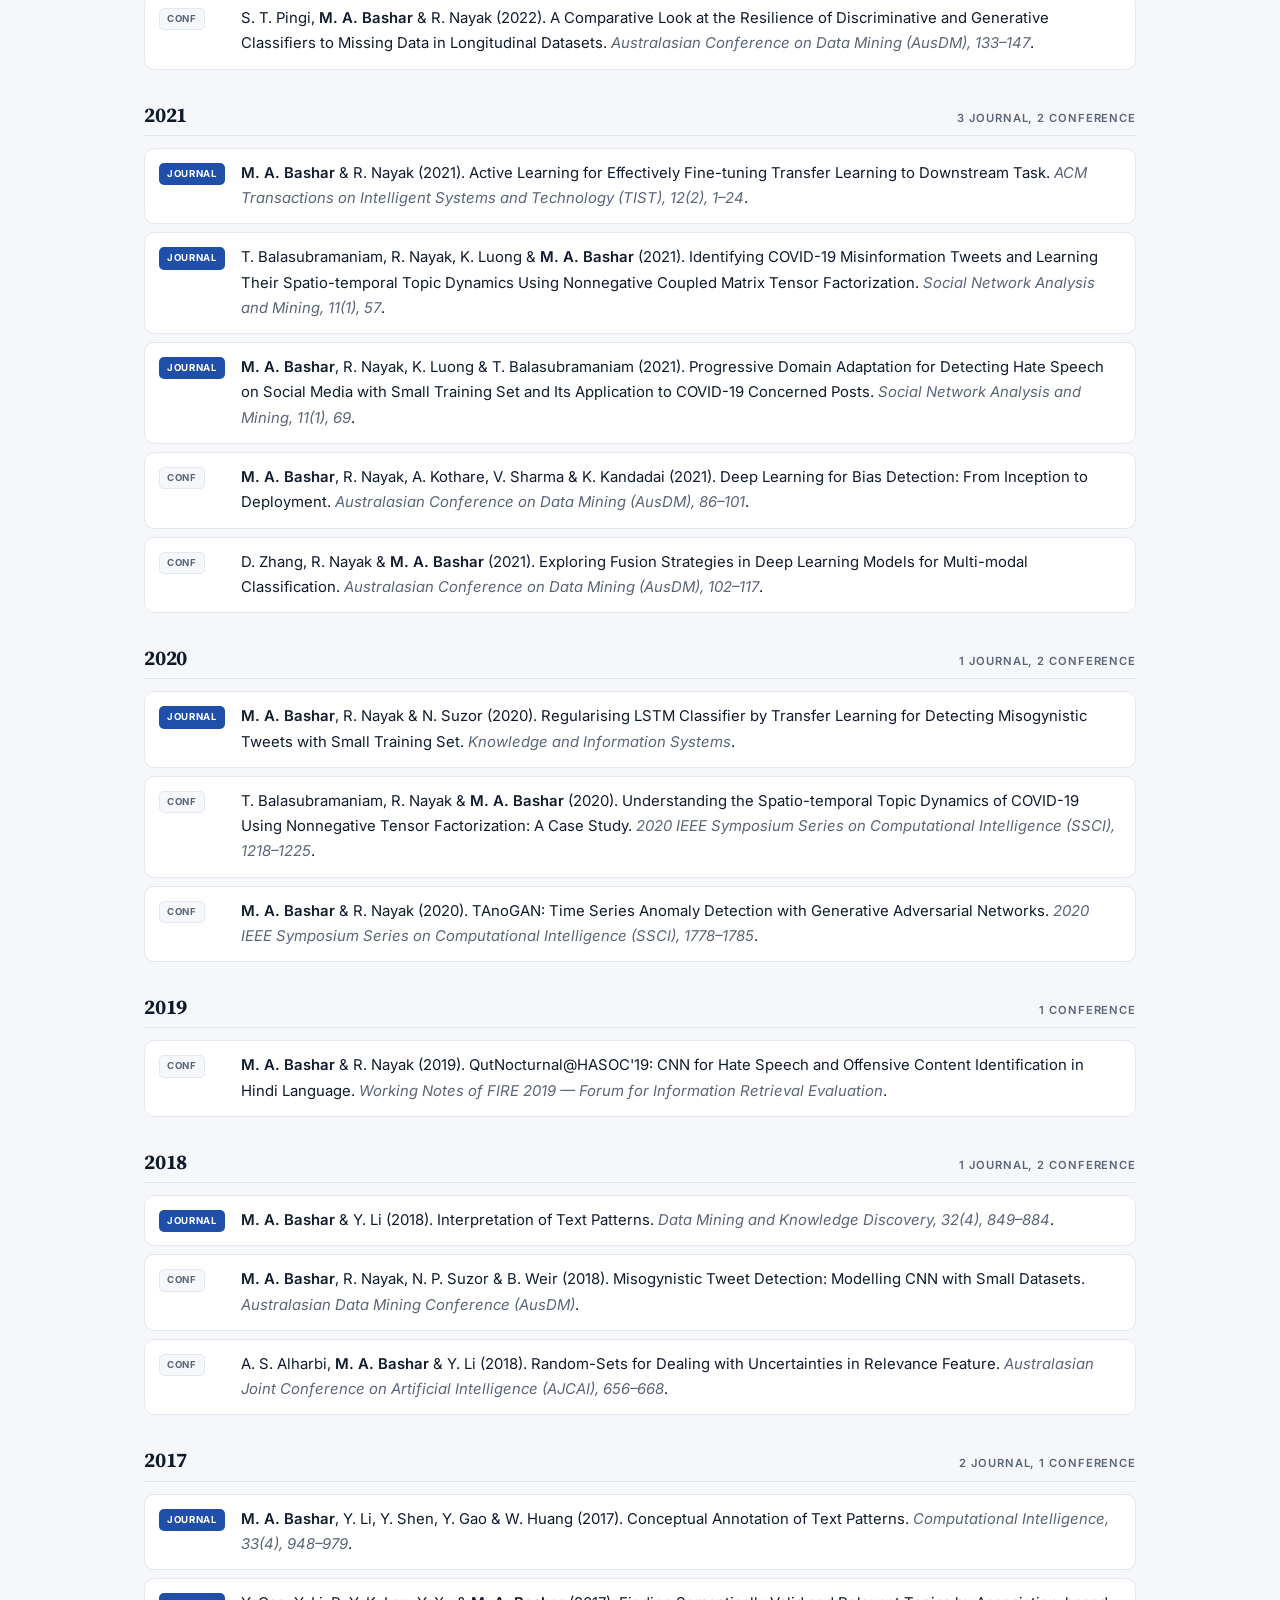
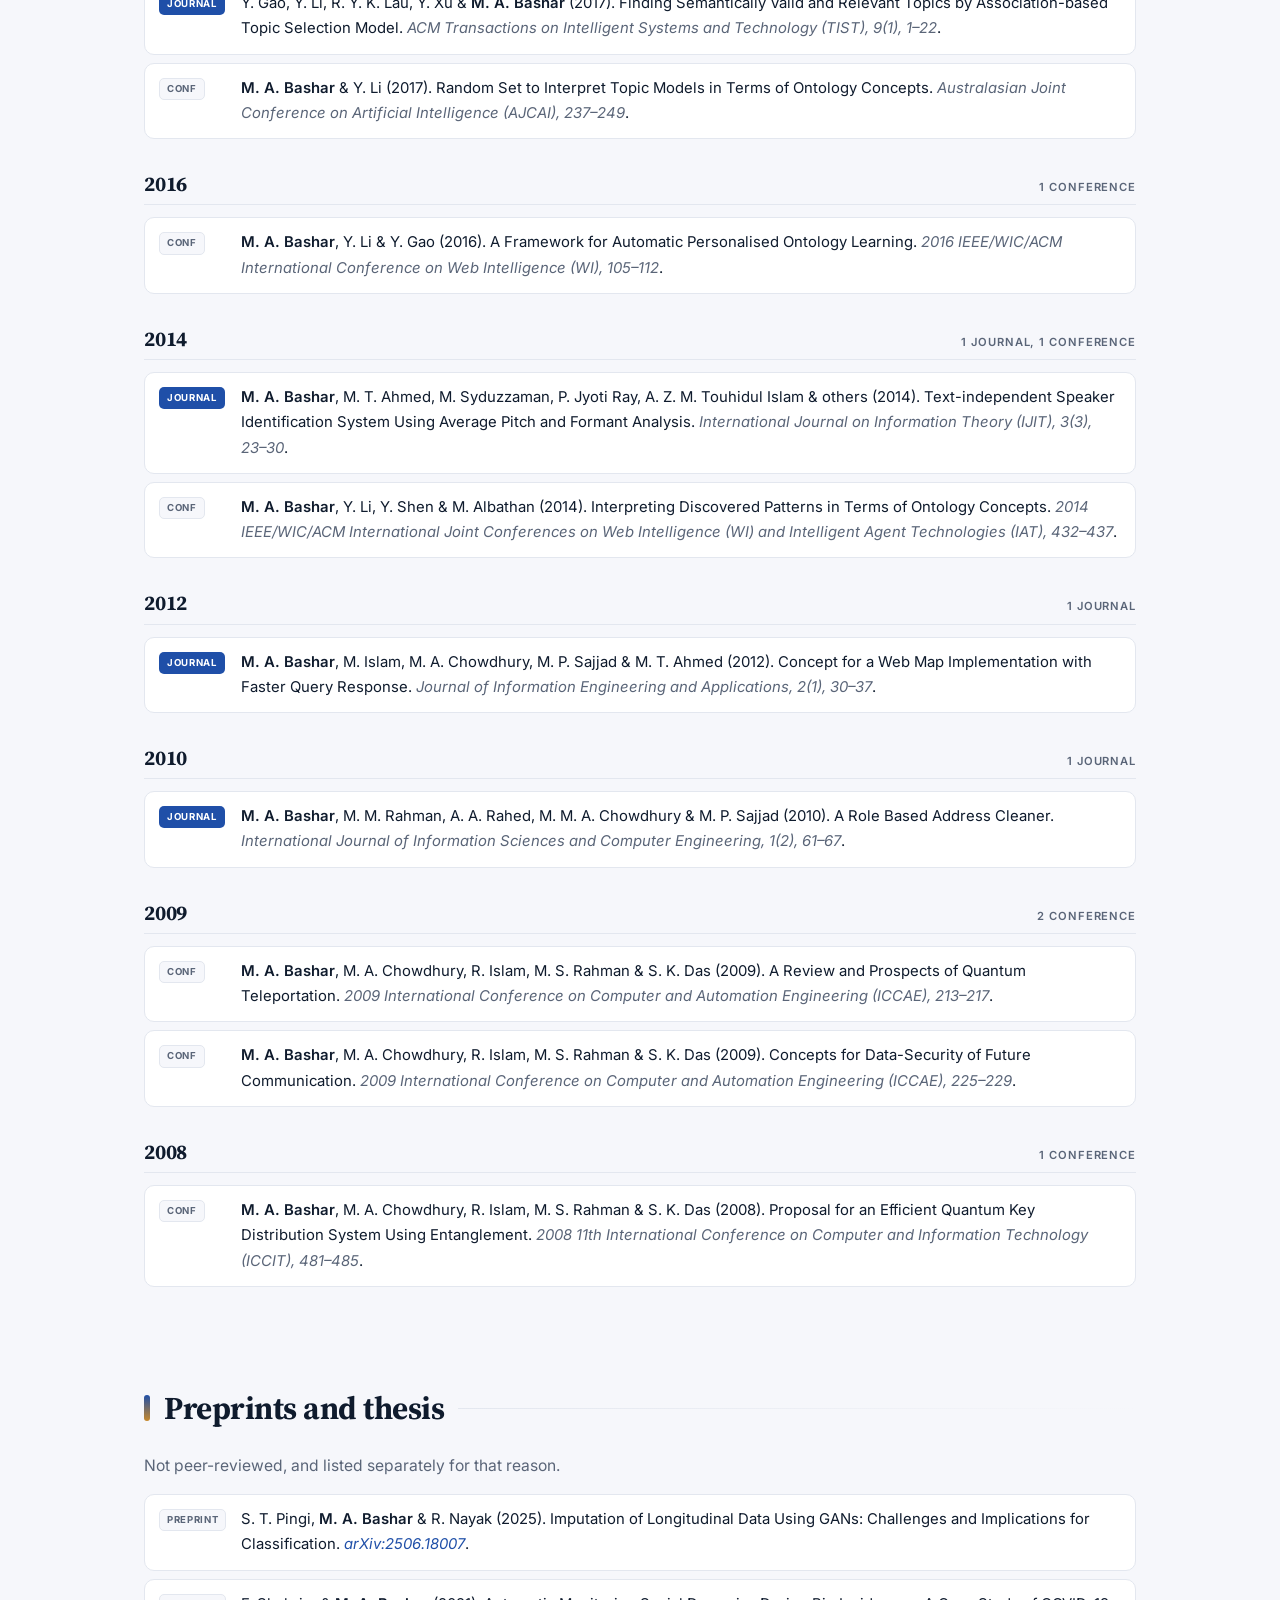
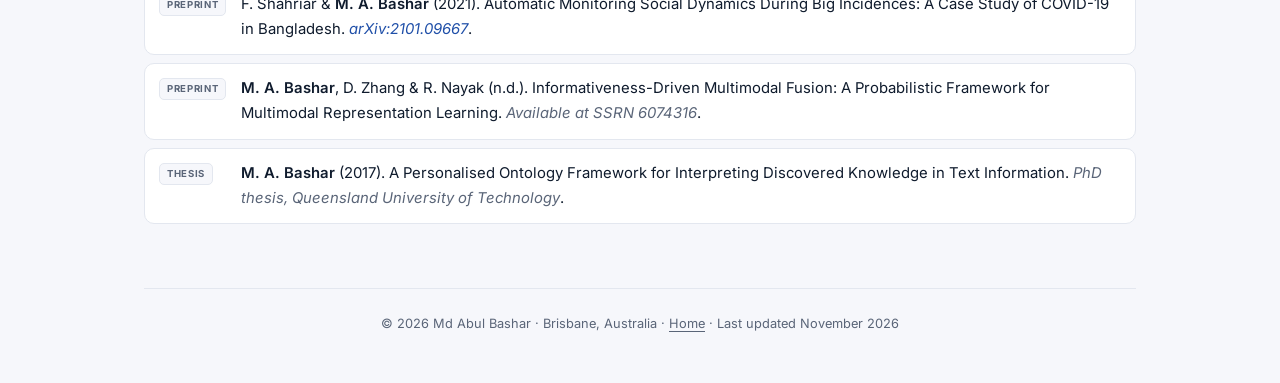
<file: publications.html>
<!doctype html>
<html lang="en">
<head>
<meta charset="utf-8">
<meta name="viewport" content="width=device-width, initial-scale=1">
<title>Publications — Md Abul Bashar</title>
<meta name="description" content="Complete list of 50 publications by Md Abul Bashar, PhD — 30 refereed journal articles and 20 refereed conference papers in machine learning, natural language processing and data mining.">
<link rel="canonical" href="https://mdabashar.github.io/publications.html">
<meta property="og:type" content="website">
<meta property="og:site_name" content="Md Abul Bashar">
<meta property="og:title" content="Publications — Md Abul Bashar">
<meta property="og:description" content="50 peer-reviewed publications in machine learning, NLP and data mining.">
<meta property="og:url" content="https://mdabashar.github.io/publications.html">
<meta name="twitter:card" content="summary">
<link rel="icon" href="data:image/svg+xml,<svg xmlns='http://www.w3.org/2000/svg' viewBox='0 0 100 100'><text y='.9em' font-size='90'>📊</text></svg>">
<link rel="preconnect" href="https://fonts.googleapis.com">
<link rel="preconnect" href="https://fonts.gstatic.com" crossorigin>
<link rel="stylesheet" href="https://fonts.googleapis.com/css2?family=Inter:wght@400;500;600;700&family=Source+Serif+4:opsz,wght@8..60,400;8..60,600;8..60,700&display=swap">
<link rel="stylesheet" href="style.css">
</head>
<body>

<nav>
  <div class="navin">
  <a class="brand" href="index.html"><i>MAB</i><span>Md Abul Bashar</span></a>
  <ul>
    <li><a href="index.html">Home</a></li>
    <li><a href="index.html#research">Research</a></li>
    <li><a href="publications.html" class="here">Publications</a></li>
    <li><a href="index.html#media">Media</a></li>
    <li><a href="index.html#mentorship">Mentorship</a></li>
    <li><a href="index.html#contact">Contact</a></li>
  </ul>
  </div>
</nav>

<main>

  <section id="all">
    <h1>Publications</h1>
    <p class="lede">
      Complete list, newest first. 50 peer-reviewed works — 30 refereed journal
      articles and 20 refereed conference papers — plus preprints and doctoral thesis.
      Citation counts and PDFs are on
      <a href="https://scholar.google.com/citations?user=agCLa4gAAAAJ&amp;hl=en">Google Scholar</a>;
      a selected list with citation counts is on the
      <a href="index.html#publications">home page</a>.
    </p>

    <div class="metrics">
      <div class="metric"><b>50</b><span>Peer-reviewed</span></div>
      <div class="metric"><b>1,116</b><span>Citations</span></div>
      <div class="metric"><b>18</b><span>h-index</span></div>
      <div class="metric"><b>23</b><span>i10-index</span></div>
    </div>
    <p style="font-size:.88rem;color:var(--muted);margin-top:-6px">
      Citation metrics from Google Scholar, November 2026.
    </p>
  </section>

  <section id="refereed">
    <h2>Refereed journal and conference publications</h2>
      <div class="yeargroup">
        <h3 class="yearhead">2026 <span>5 journal</span></h3>
        <ul class="publist">
        <li><span class="tag j">Journal</span>D. Zhang, <strong>M. A. Bashar</strong> &amp; R. Nayak (2026). Deep Kernel Learning Enhanced Fusion for Multimodal Classification. <span class="venue">Neural Networks, 109223</span>.</li>
        <li><span class="tag j">Journal</span>A. E. Bora, D. Zhang, H. Thinyane, <strong>M. A. Bashar</strong>, R. Nayak &amp; K. Mengersen (2026). AIMS-QA: A Framework for Scaling the Assessment of Corporate Modern Slavery Statements Beyond Compliance with AI-Driven Question Answering. <span class="venue">Data &amp; Policy, 8, e53</span>.</li>
        <li><span class="tag j">Journal</span>A. E. Bora, D. Zhang, <strong>M. A. Bashar</strong>, R. Nayak &amp; K. Mengersen (2026). AIMSDistill: Distilling Knowledge from Specialised AI Teachers for Cross-Jurisdictional Compliance Analysis of Modern Slavery Statements. <span class="venue">Expert Systems with Applications, 133691</span>.</li>
        <li><span class="tag j">Journal</span>Y. Wang, D. Zhang, <strong>M. A. Bashar</strong>, M. Chandramohan &amp; R. Nayak (2026). LETNER: Label-EfficienT Named Entity Recognition for Cyber Threat Intelligence. <span class="venue">Expert Systems with Applications, 132470</span>.</li>
        <li><span class="tag j">Journal</span>D. Uniyal, <strong>M. A. Bashar</strong> &amp; R. Nayak (2026). MetaGAN: Multi-view Consistency Regularisation with Conditional GAN Augmentation for Semi-supervised Text Classification. <span class="venue">Intelligent Systems with Applications, 31, 200706</span>.</li>
        </ul>
      </div>
      <div class="yeargroup">
        <h3 class="yearhead">2025 <span>6 journal, 3 conference</span></h3>
        <ul class="publist">
        <li><span class="tag j">Journal</span>D. Zhang, <strong>M. A. Bashar</strong>, R. Nayak &amp; L. Cuttle (2025). A Novel Modality Contribution Confidence-enhanced Multimodal Deep Learning Framework for Multiomics Data. <span class="venue">BMC Bioinformatics, 26(1), 271</span>.</li>
        <li><span class="tag j">Journal</span>D. Zhang, <strong>M. A. Bashar</strong> &amp; R. Nayak (2025). A Novel Multi-modal Fusion Method Based on Uncertainty-guided Meta-learning. <span class="venue">Pattern Recognition, 158, 110993</span>.</li>
        <li><span class="tag j">Journal</span><strong>M. A. Bashar</strong> &amp; R. Nayak (2025). Chatting with Organisational Data: A Generative AI Approach Applied to Scientific Reports for Information Seeking. <span class="venue">Knowledge and Information Systems, 67(11), 10657–10690</span>.</li>
        <li><span class="tag j">Journal</span>Y. Wang, R. Nayak, <strong>M. A. Bashar</strong> &amp; M. Chandramohan (2025). Latent Space Refinement for Unsupervised Cyber Threat Text Classification. <span class="venue">Knowledge-Based Systems, 114399</span>.</li>
        <li><span class="tag j">Journal</span>D. Uniyal, R. Nayak &amp; <strong>M. A. Bashar</strong> (2025). Uncertainty-based Consistency Regularisation for Text Classification with Limited Labels. <span class="venue">Knowledge-Based Systems, 115227</span>.</li>
        <li><span class="tag j">Journal</span><strong>M. A. Bashar</strong> &amp; R. Nayak (2025). ALGAN: Time Series Anomaly Detection with Adjusted-LSTM GAN. <span class="venue">International Journal of Data Science and Analytics, 20(6), 5719–5737</span>.</li>
        <li><span class="tag c">Conf</span>D. Uniyal, <strong>M. A. Bashar</strong> &amp; R. Nayak (2025). Evaluating Cross-Lingual Classification Approaches Enabling Topic Discovery for Multilingual Social Media Data. <span class="venue">Australasian Conference on Data Science and Machine Learning (AusDSML), 501–515</span>.</li>
        <li><span class="tag c">Conf</span>D. K. Nguyen, D. Zhang, <strong>M. A. Bashar</strong> &amp; R. Nayak (2025). Unveiling Reliability in Multi-omics Classification: Fusion, Calibration, and Dynamic Scaling. <span class="venue">Australasian Conference on Data Science and Machine Learning (AusDSML), 63–78</span>.</li>
        <li><span class="tag c">Conf</span>A. E. Bora, A. Arodi, D. Zhang, J. Bannister, M. Bronzi, A. F. Tchango, <strong>M. A. Bashar</strong>, R. Nayak &amp; K. Mengersen (2025). AIMSCheck: Leveraging LLMs for AI-Assisted Review of Modern Slavery Statements Across Jurisdictions. <span class="venue">Proceedings of the 63rd Annual Meeting of the Association for Computational Linguistics (Volume 1: Long Papers), 9109–9135</span>.</li>
        </ul>
      </div>
      <div class="yeargroup">
        <h3 class="yearhead">2024 <span>3 journal, 1 conference</span></h3>
        <ul class="publist">
        <li><span class="tag j">Journal</span>S. T. Pingi, R. Nayak &amp; <strong>M. A. Bashar</strong> (2024). Conditional Generative Adversarial Network for Early Classification of Longitudinal Datasets Using an Imputation Approach. <span class="venue">ACM Transactions on Knowledge Discovery from Data, 18(5), 1–25</span>.</li>
        <li><span class="tag j">Journal</span>S. T. Pingi, D. Zhang, <strong>M. A. Bashar</strong> &amp; R. Nayak (2024). Joint Representation Learning with Generative Adversarial Imputation Network for Improved Classification of Longitudinal Data. <span class="venue">Data Science and Engineering, 9(1), 5–25</span>.</li>
        <li><span class="tag j">Journal</span>D. Zhang, R. Nayak &amp; <strong>M. A. Bashar</strong> (2024). Pre-gating and Contextual Attention Gate—A New Fusion Method for Multi-modal Data Tasks. <span class="venue">Neural Networks, 179, 106553</span>.</li>
        <li><span class="tag c">Conf</span>D. Zhang, Y. Wang, R. Nayak &amp; <strong>M. A. Bashar</strong> (2024). Topic Models Meet LLMs: Generating Insightful Questions from User Feedback. <span class="venue">Australasian Conference on Data Science and Machine Learning (AusDSML), 197–212</span>.</li>
        </ul>
      </div>
      <div class="yeargroup">
        <h3 class="yearhead">2023 <span>4 journal, 2 conference</span></h3>
        <ul class="publist">
        <li><span class="tag j">Journal</span><strong>M. A. Bashar</strong>, R. Nayak, G. Knapman, P. Turnbull &amp; C. Fforde (2023). An Informed Neural Network for Discovering Historical Documentation Assisting the Repatriation of Indigenous Ancestral Human Remains. <span class="venue">Social Science Computer Review, 41(6), 2293–2317</span>.</li>
        <li><span class="tag j">Journal</span>Y. Wang, <strong>M. A. Bashar</strong>, M. Chandramohan &amp; R. Nayak (2023). Exploring Topic Models to Discern Cyber Threats on Twitter: A Case Study on Log4Shell. <span class="venue">Intelligent Systems with Applications, 20, 200280</span>.</li>
        <li><span class="tag j">Journal</span>S. Cunningham, M. Laundon, A. Cathcart, <strong>M. A. Bashar</strong> &amp; R. Nayak (2023). First, Do No Harm: Automated Detection of Abusive Comments in Student Evaluation of Teaching Surveys. <span class="venue">Assessment &amp; Evaluation in Higher Education, 48(3), 377–389</span>.</li>
        <li><span class="tag j">Journal</span><strong>M. A. Bashar</strong>, R. Nayak, K. Astin-Walmsley &amp; K. Heath (2023). Machine Learning for Predicting Propensity-to-Pay Energy Bills. <span class="venue">Intelligent Systems with Applications, 17, 200176</span>.</li>
        <li><span class="tag c">Conf</span>D. Zhang, Y. Wang, <strong>M. A. Bashar</strong> &amp; R. Nayak (2023). Enhanced Topic Modeling with Multi-modal Representation Learning. <span class="venue">Pacific-Asia Conference on Knowledge Discovery and Data Mining (PAKDD), 393–404</span>.</li>
        <li><span class="tag c">Conf</span>A. S. Talukder, R. Nayak &amp; <strong>M. A. Bashar</strong> (2023). GAN-IE: Generative Adversarial Network for Information Extraction with Limited Annotated Data. <span class="venue">International Conference on Web Information Systems Engineering (WISE), 633–642</span>.</li>
        </ul>
      </div>
      <div class="yeargroup">
        <h3 class="yearhead">2022 <span>2 journal, 1 conference</span></h3>
        <ul class="publist">
        <li><span class="tag j">Journal</span><strong>M. A. Bashar</strong>, R. Nayak &amp; T. Balasubramaniam (2022). Deep Learning Based Topic and Sentiment Analysis: COVID-19 Information Seeking on Social Media. <span class="venue">Social Network Analysis and Mining, 12(1), 90</span>.</li>
        <li><span class="tag j">Journal</span>K. Luong, R. Nayak, T. Balasubramaniam &amp; <strong>M. A. Bashar</strong> (2022). Multi-layer Manifold Learning for Deep Non-negative Matrix Factorization-based Multi-view Clustering. <span class="venue">Pattern Recognition, 131, 108815</span>.</li>
        <li><span class="tag c">Conf</span>S. T. Pingi, <strong>M. A. Bashar</strong> &amp; R. Nayak (2022). A Comparative Look at the Resilience of Discriminative and Generative Classifiers to Missing Data in Longitudinal Datasets. <span class="venue">Australasian Conference on Data Mining (AusDM), 133–147</span>.</li>
        </ul>
      </div>
      <div class="yeargroup">
        <h3 class="yearhead">2021 <span>3 journal, 2 conference</span></h3>
        <ul class="publist">
        <li><span class="tag j">Journal</span><strong>M. A. Bashar</strong> &amp; R. Nayak (2021). Active Learning for Effectively Fine-tuning Transfer Learning to Downstream Task. <span class="venue">ACM Transactions on Intelligent Systems and Technology (TIST), 12(2), 1–24</span>.</li>
        <li><span class="tag j">Journal</span>T. Balasubramaniam, R. Nayak, K. Luong &amp; <strong>M. A. Bashar</strong> (2021). Identifying COVID-19 Misinformation Tweets and Learning Their Spatio-temporal Topic Dynamics Using Nonnegative Coupled Matrix Tensor Factorization. <span class="venue">Social Network Analysis and Mining, 11(1), 57</span>.</li>
        <li><span class="tag j">Journal</span><strong>M. A. Bashar</strong>, R. Nayak, K. Luong &amp; T. Balasubramaniam (2021). Progressive Domain Adaptation for Detecting Hate Speech on Social Media with Small Training Set and Its Application to COVID-19 Concerned Posts. <span class="venue">Social Network Analysis and Mining, 11(1), 69</span>.</li>
        <li><span class="tag c">Conf</span><strong>M. A. Bashar</strong>, R. Nayak, A. Kothare, V. Sharma &amp; K. Kandadai (2021). Deep Learning for Bias Detection: From Inception to Deployment. <span class="venue">Australasian Conference on Data Mining (AusDM), 86–101</span>.</li>
        <li><span class="tag c">Conf</span>D. Zhang, R. Nayak &amp; <strong>M. A. Bashar</strong> (2021). Exploring Fusion Strategies in Deep Learning Models for Multi-modal Classification. <span class="venue">Australasian Conference on Data Mining (AusDM), 102–117</span>.</li>
        </ul>
      </div>
      <div class="yeargroup">
        <h3 class="yearhead">2020 <span>1 journal, 2 conference</span></h3>
        <ul class="publist">
        <li><span class="tag j">Journal</span><strong>M. A. Bashar</strong>, R. Nayak &amp; N. Suzor (2020). Regularising LSTM Classifier by Transfer Learning for Detecting Misogynistic Tweets with Small Training Set. <span class="venue">Knowledge and Information Systems</span>.</li>
        <li><span class="tag c">Conf</span>T. Balasubramaniam, R. Nayak &amp; <strong>M. A. Bashar</strong> (2020). Understanding the Spatio-temporal Topic Dynamics of COVID-19 Using Nonnegative Tensor Factorization: A Case Study. <span class="venue">2020 IEEE Symposium Series on Computational Intelligence (SSCI), 1218–1225</span>.</li>
        <li><span class="tag c">Conf</span><strong>M. A. Bashar</strong> &amp; R. Nayak (2020). TAnoGAN: Time Series Anomaly Detection with Generative Adversarial Networks. <span class="venue">2020 IEEE Symposium Series on Computational Intelligence (SSCI), 1778–1785</span>.</li>
        </ul>
      </div>
      <div class="yeargroup">
        <h3 class="yearhead">2019 <span>1 conference</span></h3>
        <ul class="publist">
        <li><span class="tag c">Conf</span><strong>M. A. Bashar</strong> &amp; R. Nayak (2019). QutNocturnal@HASOC'19: CNN for Hate Speech and Offensive Content Identification in Hindi Language. <span class="venue">Working Notes of FIRE 2019 — Forum for Information Retrieval Evaluation</span>.</li>
        </ul>
      </div>
      <div class="yeargroup">
        <h3 class="yearhead">2018 <span>1 journal, 2 conference</span></h3>
        <ul class="publist">
        <li><span class="tag j">Journal</span><strong>M. A. Bashar</strong> &amp; Y. Li (2018). Interpretation of Text Patterns. <span class="venue">Data Mining and Knowledge Discovery, 32(4), 849–884</span>.</li>
        <li><span class="tag c">Conf</span><strong>M. A. Bashar</strong>, R. Nayak, N. P. Suzor &amp; B. Weir (2018). Misogynistic Tweet Detection: Modelling CNN with Small Datasets. <span class="venue">Australasian Data Mining Conference (AusDM)</span>.</li>
        <li><span class="tag c">Conf</span>A. S. Alharbi, <strong>M. A. Bashar</strong> &amp; Y. Li (2018). Random-Sets for Dealing with Uncertainties in Relevance Feature. <span class="venue">Australasian Joint Conference on Artificial Intelligence (AJCAI), 656–668</span>.</li>
        </ul>
      </div>
      <div class="yeargroup">
        <h3 class="yearhead">2017 <span>2 journal, 1 conference</span></h3>
        <ul class="publist">
        <li><span class="tag j">Journal</span><strong>M. A. Bashar</strong>, Y. Li, Y. Shen, Y. Gao &amp; W. Huang (2017). Conceptual Annotation of Text Patterns. <span class="venue">Computational Intelligence, 33(4), 948–979</span>.</li>
        <li><span class="tag j">Journal</span>Y. Gao, Y. Li, R. Y. K. Lau, Y. Xu &amp; <strong>M. A. Bashar</strong> (2017). Finding Semantically Valid and Relevant Topics by Association-based Topic Selection Model. <span class="venue">ACM Transactions on Intelligent Systems and Technology (TIST), 9(1), 1–22</span>.</li>
        <li><span class="tag c">Conf</span><strong>M. A. Bashar</strong> &amp; Y. Li (2017). Random Set to Interpret Topic Models in Terms of Ontology Concepts. <span class="venue">Australasian Joint Conference on Artificial Intelligence (AJCAI), 237–249</span>.</li>
        </ul>
      </div>
      <div class="yeargroup">
        <h3 class="yearhead">2016 <span>1 conference</span></h3>
        <ul class="publist">
        <li><span class="tag c">Conf</span><strong>M. A. Bashar</strong>, Y. Li &amp; Y. Gao (2016). A Framework for Automatic Personalised Ontology Learning. <span class="venue">2016 IEEE/WIC/ACM International Conference on Web Intelligence (WI), 105–112</span>.</li>
        </ul>
      </div>
      <div class="yeargroup">
        <h3 class="yearhead">2014 <span>1 journal, 1 conference</span></h3>
        <ul class="publist">
        <li><span class="tag j">Journal</span><strong>M. A. Bashar</strong>, M. T. Ahmed, M. Syduzzaman, P. Jyoti Ray, A. Z. M. Touhidul Islam &amp; others (2014). Text-independent Speaker Identification System Using Average Pitch and Formant Analysis. <span class="venue">International Journal on Information Theory (IJIT), 3(3), 23–30</span>.</li>
        <li><span class="tag c">Conf</span><strong>M. A. Bashar</strong>, Y. Li, Y. Shen &amp; M. Albathan (2014). Interpreting Discovered Patterns in Terms of Ontology Concepts. <span class="venue">2014 IEEE/WIC/ACM International Joint Conferences on Web Intelligence (WI) and Intelligent Agent Technologies (IAT), 432–437</span>.</li>
        </ul>
      </div>
      <div class="yeargroup">
        <h3 class="yearhead">2012 <span>1 journal</span></h3>
        <ul class="publist">
        <li><span class="tag j">Journal</span><strong>M. A. Bashar</strong>, M. Islam, M. A. Chowdhury, M. P. Sajjad &amp; M. T. Ahmed (2012). Concept for a Web Map Implementation with Faster Query Response. <span class="venue">Journal of Information Engineering and Applications, 2(1), 30–37</span>.</li>
        </ul>
      </div>
      <div class="yeargroup">
        <h3 class="yearhead">2010 <span>1 journal</span></h3>
        <ul class="publist">
        <li><span class="tag j">Journal</span><strong>M. A. Bashar</strong>, M. M. Rahman, A. A. Rahed, M. M. A. Chowdhury &amp; M. P. Sajjad (2010). A Role Based Address Cleaner. <span class="venue">International Journal of Information Sciences and Computer Engineering, 1(2), 61–67</span>.</li>
        </ul>
      </div>
      <div class="yeargroup">
        <h3 class="yearhead">2009 <span>2 conference</span></h3>
        <ul class="publist">
        <li><span class="tag c">Conf</span><strong>M. A. Bashar</strong>, M. A. Chowdhury, R. Islam, M. S. Rahman &amp; S. K. Das (2009). A Review and Prospects of Quantum Teleportation. <span class="venue">2009 International Conference on Computer and Automation Engineering (ICCAE), 213–217</span>.</li>
        <li><span class="tag c">Conf</span><strong>M. A. Bashar</strong>, M. A. Chowdhury, R. Islam, M. S. Rahman &amp; S. K. Das (2009). Concepts for Data-Security of Future Communication. <span class="venue">2009 International Conference on Computer and Automation Engineering (ICCAE), 225–229</span>.</li>
        </ul>
      </div>
      <div class="yeargroup">
        <h3 class="yearhead">2008 <span>1 conference</span></h3>
        <ul class="publist">
        <li><span class="tag c">Conf</span><strong>M. A. Bashar</strong>, M. A. Chowdhury, R. Islam, M. S. Rahman &amp; S. K. Das (2008). Proposal for an Efficient Quantum Key Distribution System Using Entanglement. <span class="venue">2008 11th International Conference on Computer and Information Technology (ICCIT), 481–485</span>.</li>
        </ul>
      </div>
  </section>

  <section id="other">
    <h2>Preprints and thesis</h2>
    <p class="lede">
      Not peer-reviewed, and listed separately for that reason.
    </p>
    <ul class="publist">
        <li><span class="tag p">Preprint</span>S. T. Pingi, <strong>M. A. Bashar</strong> &amp; R. Nayak (2025). Imputation of Longitudinal Data Using GANs: Challenges and Implications for Classification. <span class="venue"><a href="https://arxiv.org/abs/2506.18007">arXiv:2506.18007</a></span>.</li>
        <li><span class="tag p">Preprint</span>F. Shahriar &amp; <strong>M. A. Bashar</strong> (2021). Automatic Monitoring Social Dynamics During Big Incidences: A Case Study of COVID-19 in Bangladesh. <span class="venue"><a href="https://arxiv.org/abs/2101.09667">arXiv:2101.09667</a></span>.</li>
        <li><span class="tag p">Preprint</span><strong>M. A. Bashar</strong>, D. Zhang &amp; R. Nayak (n.d.). Informativeness-Driven Multimodal Fusion: A Probabilistic Framework for Multimodal Representation Learning. <span class="venue">Available at SSRN 6074316</span>.</li>
        <li><span class="tag t">Thesis</span><strong>M. A. Bashar</strong> (2017). A Personalised Ontology Framework for Interpreting Discovered Knowledge in Text Information. <span class="venue">PhD thesis, Queensland University of Technology</span>.</li>
    </ul>
  </section>

  <footer>
    © 2026 Md Abul Bashar · Brisbane, Australia ·
    <a href="index.html">Home</a> · Last updated November 2026
  </footer>

</main>
</body>
</html>
</file>
<file: style.css>
/* ===========================================================================
   Shared stylesheet for mdabashar.github.io
   Extracted from index.html on 2026-08-20 when publications.html was added,
   so the two pages cannot drift apart visually.
   Redesigned 2026-11-02: navy hero band, timeline, cards, scroll reveal.
   =========================================================================== */

:root{
  --bg:#f6f7fb; --surface:#fff; --ink:#0f1b2d; --muted:#5a6578;
  --rule:#e3e7ef; --accent:#1f4fa8; --accent-2:#c8892b; --accent-soft:#eaf0fb;
  --hero-1:#0b1d3a; --hero-2:#143a6e; --hero-ink:#f3f6fb; --hero-muted:#b9c6db;
  --shadow:0 1px 2px rgba(15,27,45,.04), 0 6px 24px -8px rgba(15,27,45,.12);
  --shadow-lg:0 2px 4px rgba(15,27,45,.05), 0 18px 40px -14px rgba(15,27,45,.22);
  --radius:14px;
  --serif:"Source Serif 4",Charter,"Iowan Old Style",Georgia,Cambria,serif;
  --sans:Inter,-apple-system,BlinkMacSystemFont,"Segoe UI",Roboto,Helvetica,Arial,sans-serif;
}
@media (prefers-color-scheme:dark){
  :root{
    --bg:#0b1220; --surface:#121b2c; --ink:#e7ecf4; --muted:#9aa6ba;
    --rule:#223049; --accent:#7fa9ff; --accent-2:#e6b05a; --accent-soft:#16233b;
    --hero-1:#060d1a; --hero-2:#10264a;
    --shadow:0 1px 2px rgba(0,0,0,.3), 0 8px 26px -10px rgba(0,0,0,.6);
    --shadow-lg:0 2px 4px rgba(0,0,0,.3), 0 20px 44px -14px rgba(0,0,0,.7);
  }
}
*{box-sizing:border-box}
html{scroll-behavior:smooth; scroll-padding-top:72px}
body{
  margin:0; background:var(--bg); color:var(--ink);
  font-family:var(--sans); font-size:16.5px; line-height:1.7;
  -webkit-text-size-adjust:100%; -webkit-font-smoothing:antialiased;
}
a{color:var(--accent); text-decoration:none; transition:color .15s}
a:hover{text-decoration:underline; text-underline-offset:3px}
strong{font-weight:600}
::selection{background:color-mix(in srgb, var(--accent) 25%, transparent)}

/* ---- navigation ---- */
nav{
  position:sticky; top:0; z-index:20;
  background:color-mix(in srgb, var(--bg) 82%, transparent);
  backdrop-filter:saturate(180%) blur(12px);
  -webkit-backdrop-filter:saturate(180%) blur(12px);
  border-bottom:1px solid color-mix(in srgb, var(--rule) 70%, transparent);
}
.navin{
  max-width:1040px; margin:0 auto; padding:0 24px;
  display:flex; align-items:center; gap:24px;
}
.brand{
  font-family:var(--serif); font-weight:700; font-size:1.05rem;
  color:var(--ink); white-space:nowrap; letter-spacing:-.01em;
  display:flex; align-items:center; gap:9px;
}
.brand:hover{text-decoration:none; color:var(--accent)}
.brand i{
  font-style:normal; font-family:var(--sans); font-size:.6rem; font-weight:700;
  width:28px; height:28px; border-radius:8px; display:grid; place-items:center;
  color:#fff; background:linear-gradient(135deg,var(--hero-2),var(--accent));
  letter-spacing:.02em;
}
nav ul{
  margin:0 0 0 auto; padding:0;
  display:flex; flex-wrap:wrap; justify-content:flex-end; gap:0 4px; list-style:none;
  font-size:13.5px;
}
nav li{margin:0}
nav ul a{
  display:block; padding:16px 9px; color:var(--muted); font-weight:500;
  position:relative;
}
nav ul a::after{
  content:""; position:absolute; left:9px; right:9px; bottom:9px; height:2px;
  border-radius:2px; background:var(--accent); transform:scaleX(0);
  transition:transform .2s ease;
}
nav ul a:hover{color:var(--ink); text-decoration:none}
nav ul a:hover::after, nav ul a.here::after{transform:scaleX(1)}
nav ul a.here{color:var(--ink)}

/* ---- hero ---- */
.hero{
  position:relative; overflow:hidden; color:var(--hero-ink);
  background:
    radial-gradient(900px 420px at 85% -10%, rgba(127,169,255,.28), transparent 60%),
    radial-gradient(700px 380px at -5% 110%, rgba(200,137,43,.20), transparent 60%),
    linear-gradient(135deg,var(--hero-1),var(--hero-2));
}
.hero::before{
  /* faint dot grid */
  content:""; position:absolute; inset:0; pointer-events:none;
  background-image:radial-gradient(rgba(255,255,255,.09) 1px, transparent 1px);
  background-size:22px 22px;
  mask-image:linear-gradient(180deg,#000 0%,transparent 95%);
  -webkit-mask-image:linear-gradient(180deg,#000 0%,transparent 95%);
}
.hero-in{
  position:relative; max-width:1040px; margin:0 auto; padding:76px 24px 84px;
  display:flex; gap:44px; align-items:center; flex-wrap:wrap;
}
.photo{
  width:188px; height:188px; border-radius:50%; object-fit:cover; flex:none;
  border:4px solid rgba(255,255,255,.9);
  box-shadow:0 0 0 8px rgba(255,255,255,.08), 0 24px 50px -16px rgba(0,0,0,.6);
  background:var(--hero-2);
}
.headtext{flex:1 1 420px; min-width:260px}
.eyebrow{
  font-size:.74rem; font-weight:600; letter-spacing:.16em; text-transform:uppercase;
  color:var(--accent-2); margin:0 0 10px;
}
.hero h1{
  font-family:var(--serif); font-size:clamp(2.3rem,5vw,3.4rem); line-height:1.06;
  margin:0 0 14px; letter-spacing:-.02em; font-weight:700; color:#fff;
}
.role{font-size:1rem; color:var(--hero-muted); margin:0 0 22px; line-height:1.65}
.role strong{color:#fff; font-weight:600; font-size:1.08rem}
.chips{display:flex; flex-wrap:wrap; gap:8px; list-style:none; padding:0; margin:0 0 26px}
.chips li{
  margin:0; font-size:.78rem; font-weight:500; padding:5px 12px; border-radius:999px;
  color:var(--hero-ink); background:rgba(255,255,255,.08);
  border:1px solid rgba(255,255,255,.16);
}
.cta{display:flex; flex-wrap:wrap; gap:10px}
.btn{
  display:inline-flex; align-items:center; gap:8px;
  padding:10px 18px; border-radius:10px; font-size:.88rem; font-weight:600;
  transition:transform .15s ease, background .15s, box-shadow .15s;
}
.btn:hover{text-decoration:none; transform:translateY(-1px)}
.btn-primary{background:#fff; color:var(--hero-1); box-shadow:0 8px 20px -8px rgba(0,0,0,.5)}
.btn-primary:hover{color:var(--hero-1); background:#eef3ff}
.btn-ghost{color:#fff; border:1px solid rgba(255,255,255,.3); background:rgba(255,255,255,.04)}
.btn-ghost:hover{color:#fff; background:rgba(255,255,255,.12)}

/* ---- layout ---- */
main{max-width:1040px; margin:0 auto; padding:0 24px 40px}
section{padding-top:72px}
h1{
  font-family:var(--serif); font-size:2.4rem; line-height:1.15; margin:0 0 10px;
  letter-spacing:-.02em; font-weight:700;
}
h2{
  font-family:var(--serif); font-size:clamp(1.6rem,3vw,2rem); font-weight:700;
  letter-spacing:-.015em; line-height:1.2; color:var(--ink);
  margin:0 0 26px; display:flex; align-items:center; gap:14px;
}
h2::after{
  content:""; flex:1; height:1px;
  background:linear-gradient(90deg,var(--rule),transparent);
}
h2::before{
  content:""; width:6px; height:26px; border-radius:3px; flex:none;
  background:linear-gradient(180deg,var(--accent),var(--accent-2));
}
h3{font-size:1.04rem; margin:0 0 4px; font-weight:600; line-height:1.4}
section > h3, .sub{
  font-size:.76rem; text-transform:uppercase; letter-spacing:.14em;
  color:var(--muted); margin:34px 0 14px;
}
p{margin:0 0 14px}
ul{margin:0 0 14px; padding-left:1.15em}
li{margin-bottom:6px}
.lede{color:var(--muted); font-size:.98rem}

/* ---- about ---- */
#about p{font-size:1.04rem; max-width:72ch}
#about p:first-of-type{
  font-family:var(--serif); font-size:1.3rem; line-height:1.55; color:var(--ink);
}

/* ---- entries / experience timeline ---- */
.entry{
  background:var(--surface); border:1px solid var(--rule); border-radius:var(--radius);
  padding:20px 24px; margin-bottom:14px; box-shadow:var(--shadow);
  transition:box-shadow .2s, transform .2s, border-color .2s;
}
.entry:hover{box-shadow:var(--shadow-lg); border-color:color-mix(in srgb, var(--accent) 30%, var(--rule))}
.entry-head{
  display:flex; justify-content:space-between; align-items:baseline;
  gap:6px 14px; flex-wrap:wrap;
}
.when{
  font-size:.74rem; font-weight:600; color:var(--accent);
  white-space:nowrap; letter-spacing:.03em;
  background:var(--accent-soft); padding:3px 10px; border-radius:999px;
}
.where{color:var(--muted); font-size:.93rem; margin:0 0 6px}
.entry ul{margin:8px 0 0; font-size:.95rem}
.entry li::marker{color:var(--accent)}

.timeline{position:relative; padding-left:30px}
.timeline::before{
  content:""; position:absolute; left:8px; top:10px; bottom:10px; width:2px;
  background:linear-gradient(180deg,var(--accent),var(--accent-2) 60%,var(--rule));
  border-radius:2px;
}
.timeline .entry{position:relative}
.timeline .entry::before{
  content:""; position:absolute; left:-29px; top:26px; width:14px; height:14px;
  border-radius:50%; background:var(--bg); border:3px solid var(--accent);
}
.timeline .entry.now::before{
  background:var(--accent);
  box-shadow:0 0 0 5px color-mix(in srgb, var(--accent) 22%, transparent);
}

/* ---- awards ---- */
ul.awards{list-style:none; padding:0; display:grid; gap:10px}
ul.awards li{
  display:grid; grid-template-columns:110px 1fr; gap:16px; align-items:baseline;
  margin:0; padding:14px 18px; background:var(--surface);
  border:1px solid var(--rule); border-radius:12px;
}
ul.awards li > strong:first-child{
  font-family:var(--serif); font-size:1.05rem; color:var(--accent-2);
}
.income{
  margin-top:18px; padding:20px 24px; border-radius:var(--radius);
  background:linear-gradient(135deg,var(--accent-soft),var(--surface));
  border:1px solid var(--rule);
}

/* ---- cards (research interests, impact) ---- */
ul.cards{
  list-style:none; padding:0; margin:0 0 14px;
  display:grid; grid-template-columns:repeat(auto-fill,minmax(290px,1fr)); gap:14px;
}
ul.cards li{
  margin:0; padding:20px 22px; background:var(--surface); font-size:.93rem;
  border:1px solid var(--rule); border-radius:var(--radius); box-shadow:var(--shadow);
  color:var(--muted); position:relative; overflow:hidden;
  transition:transform .2s ease, box-shadow .2s ease;
}
ul.cards li:hover{transform:translateY(-3px); box-shadow:var(--shadow-lg)}
ul.cards li::before{
  content:""; position:absolute; left:0; top:0; right:0; height:3px;
  background:linear-gradient(90deg,var(--accent),var(--accent-2));
}
ul.cards li strong{display:block; color:var(--ink); font-size:1.02rem; margin-bottom:4px}
ul.cards.impact{grid-template-columns:repeat(auto-fit,minmax(220px,1fr))}
ul.cards.impact li strong{font-family:var(--serif); font-size:1.15rem}

/* ---- professional activities ---- */
#activities ul{
  list-style:none; padding:8px 24px; background:var(--surface);
  border:1px solid var(--rule); border-radius:var(--radius); box-shadow:var(--shadow);
}
#activities li{
  margin:0; padding:11px 0 11px 26px; position:relative; font-size:.95rem;
  border-bottom:1px solid var(--rule);
}
#activities li:last-child{border-bottom:0}
#activities li::before{
  content:""; position:absolute; left:2px; top:20px; width:8px; height:8px;
  border-radius:2px; transform:rotate(45deg);
  background:linear-gradient(135deg,var(--accent),var(--accent-2));
}

/* ---- metrics ---- */
.metrics{
  display:grid; grid-template-columns:repeat(auto-fit,minmax(140px,1fr));
  gap:14px; margin:0 0 18px;
}
.metric{
  background:var(--surface); padding:20px 14px; text-align:center;
  border:1px solid var(--rule); border-radius:var(--radius); box-shadow:var(--shadow);
}
.metric b{
  display:block; font-family:var(--serif); font-size:2.2rem; line-height:1.1; font-weight:700;
  color:var(--accent);
}
.metric span{
  font-size:.7rem; font-weight:600; text-transform:uppercase;
  letter-spacing:.1em; color:var(--muted);
}

/* ---- publications ---- */
ol.pubs{list-style:none; counter-reset:pub; padding:0; margin:0 0 14px}
ol.pubs li{
  counter-increment:pub; position:relative;
  margin:0 0 10px; padding:14px 18px 14px 58px; font-size:.93rem;
  background:var(--surface); border:1px solid var(--rule); border-radius:12px;
}
ol.pubs li::before{
  content:counter(pub,decimal-leading-zero); position:absolute; left:18px; top:14px;
  font-family:var(--serif); font-weight:700; color:var(--accent-2); font-size:1rem;
}
.venue{color:var(--muted); font-style:italic}
.cited{
  font-size:.7rem; font-weight:600; color:var(--accent);
  background:var(--accent-soft); border-radius:999px; padding:2px 9px;
  margin-left:6px; white-space:nowrap; font-style:normal;
}
.more{
  margin-top:22px; padding:20px 24px; border-radius:var(--radius);
  border:1px dashed color-mix(in srgb, var(--accent) 40%, var(--rule));
  background:color-mix(in srgb, var(--accent-soft) 60%, transparent);
}
/* full publication list: year-grouped */
.yeargroup{margin:0 0 30px}
.yearhead{
  font-family:var(--serif); font-size:1.3rem; font-weight:700; color:var(--ink);
  margin:0 0 12px; padding-bottom:6px; border-bottom:1px solid var(--rule);
  display:flex; justify-content:space-between; align-items:baseline;
  text-transform:none; letter-spacing:-.01em;
}
.yearhead span{
  font-family:var(--sans); font-size:.7rem; font-weight:600; color:var(--muted);
  text-transform:uppercase; letter-spacing:.08em;
}
ul.publist{list-style:none; padding:0; margin:0}
ul.publist li{
  margin:0 0 8px; padding:12px 16px 12px 96px; position:relative; font-size:.93rem;
  background:var(--surface); border:1px solid var(--rule); border-radius:10px;
}
.tag{
  position:absolute; left:14px; top:14px;
  font-size:.6rem; font-weight:700; text-transform:uppercase; letter-spacing:.07em;
  border-radius:5px; padding:2px 7px; color:var(--muted);
  background:var(--bg); border:1px solid var(--rule);
}
.tag.j{border-color:transparent; color:var(--surface); background:var(--accent)}

/* ---- tables ---- */
.tablewrap{
  overflow-x:auto; margin:0 0 14px; background:var(--surface);
  border:1px solid var(--rule); border-radius:var(--radius); box-shadow:var(--shadow);
}
table{border-collapse:collapse; width:100%; font-size:.92rem; min-width:560px}
th,td{text-align:left; padding:12px 16px; border-bottom:1px solid var(--rule); vertical-align:top}
tbody tr:last-child td{border-bottom:0}
tbody tr{transition:background .15s}
tbody tr:hover{background:var(--accent-soft)}
td:first-child{font-weight:600}
#mentorship td:nth-child(4), #research td:nth-child(2){white-space:nowrap}
th{
  font-size:.68rem; text-transform:uppercase; background:var(--bg);
  letter-spacing:.09em; color:var(--muted); font-weight:700;
}

/* ---- misc ---- */
.note{
  position:relative; margin:22px 0 16px; padding:16px 20px 16px 22px; font-size:.96rem;
  background:var(--surface); border:1px solid var(--rule); border-radius:12px;
  box-shadow:var(--shadow); border-left:4px solid var(--accent-2);
}
.contact-panel{
  border-radius:20px; padding:40px 36px; color:var(--hero-ink); text-align:center;
  background:
    radial-gradient(600px 260px at 100% 0%, rgba(127,169,255,.25), transparent 60%),
    linear-gradient(135deg,var(--hero-1),var(--hero-2));
  box-shadow:var(--shadow-lg);
}
.contact-panel p{color:var(--hero-muted); margin:0 auto 22px; max-width:52ch}
.contact-panel .big{font-family:var(--serif); font-size:1.6rem; color:#fff; margin-bottom:6px}
.contact{
  display:flex; flex-wrap:wrap; justify-content:center; gap:10px;
  list-style:none; padding:0; margin:0;
}
.contact li{margin:0}
.contact a{
  display:inline-block; border-radius:10px; padding:9px 18px;
  font-size:.86rem; font-weight:600; color:#fff;
  border:1px solid rgba(255,255,255,.25); background:rgba(255,255,255,.06);
  transition:background .15s, transform .15s;
}
.contact a:hover{background:rgba(255,255,255,.16); text-decoration:none; transform:translateY(-1px)}
.contact li:first-child a{background:#fff; color:var(--hero-1); border-color:#fff}
.outlets{
  display:flex; flex-wrap:wrap; gap:8px; list-style:none; padding:0; margin:4px 0 18px;
}
.outlets li{
  font-family:var(--serif); font-size:.95rem; font-weight:600; color:var(--ink);
  background:var(--surface); border:1px solid var(--rule); box-shadow:var(--shadow);
  border-radius:10px; padding:8px 16px; margin:0;
}
footer{
  border-top:1px solid var(--rule); margin-top:64px; padding:24px 0 8px;
  font-size:.8rem; color:var(--muted); text-align:center;
}
footer a{color:var(--muted); text-decoration:underline; text-underline-offset:3px}

/* publications page header block */
#all{padding-top:56px}
#all h1{font-size:clamp(2.2rem,5vw,3rem)}

/* ---- scroll reveal (only when JS has opted in) ---- */
.js .reveal{opacity:0; transform:translateY(18px); transition:opacity .6s ease, transform .6s ease}
.js .reveal.in{opacity:1; transform:none}
@media print{
  .js .reveal{opacity:1; transform:none}
  nav{position:static}
}
@media (prefers-reduced-motion:reduce){
  html{scroll-behavior:auto}
  .js .reveal{opacity:1; transform:none; transition:none}
  *{transition:none !important}
}

@media (max-width:820px){
  .brand span{display:none}
  nav ul{flex-wrap:nowrap; overflow-x:auto; scrollbar-width:none; -webkit-overflow-scrolling:touch}
  nav ul::-webkit-scrollbar{display:none}
  nav ul a{white-space:nowrap; padding:15px 8px}
  .navin{gap:12px; padding:0 16px}
}
@media (max-width:560px){
  body{font-size:16px}
  html{scroll-padding-top:56px}
  main{padding:0 16px 32px}
  section{padding-top:52px}
  .hero-in{padding:44px 16px 52px; gap:24px; text-align:left}
  .photo{width:116px; height:116px}
  #about p:first-of-type{font-size:1.14rem}
  .entry{padding:16px 18px}
  .timeline{padding-left:22px}
  .timeline::before{left:4px}
  .timeline .entry::before{left:-24px}
  ul.awards li{grid-template-columns:1fr; gap:2px}
  ul.cards{grid-template-columns:1fr}
  ol.pubs li{padding-left:18px; padding-top:38px}
  ol.pubs li::before{top:12px}
  ul.publist li{padding-left:16px; padding-top:38px}
  .tag{top:12px; left:16px}
  .contact-panel{padding:30px 20px}
}
</file>
